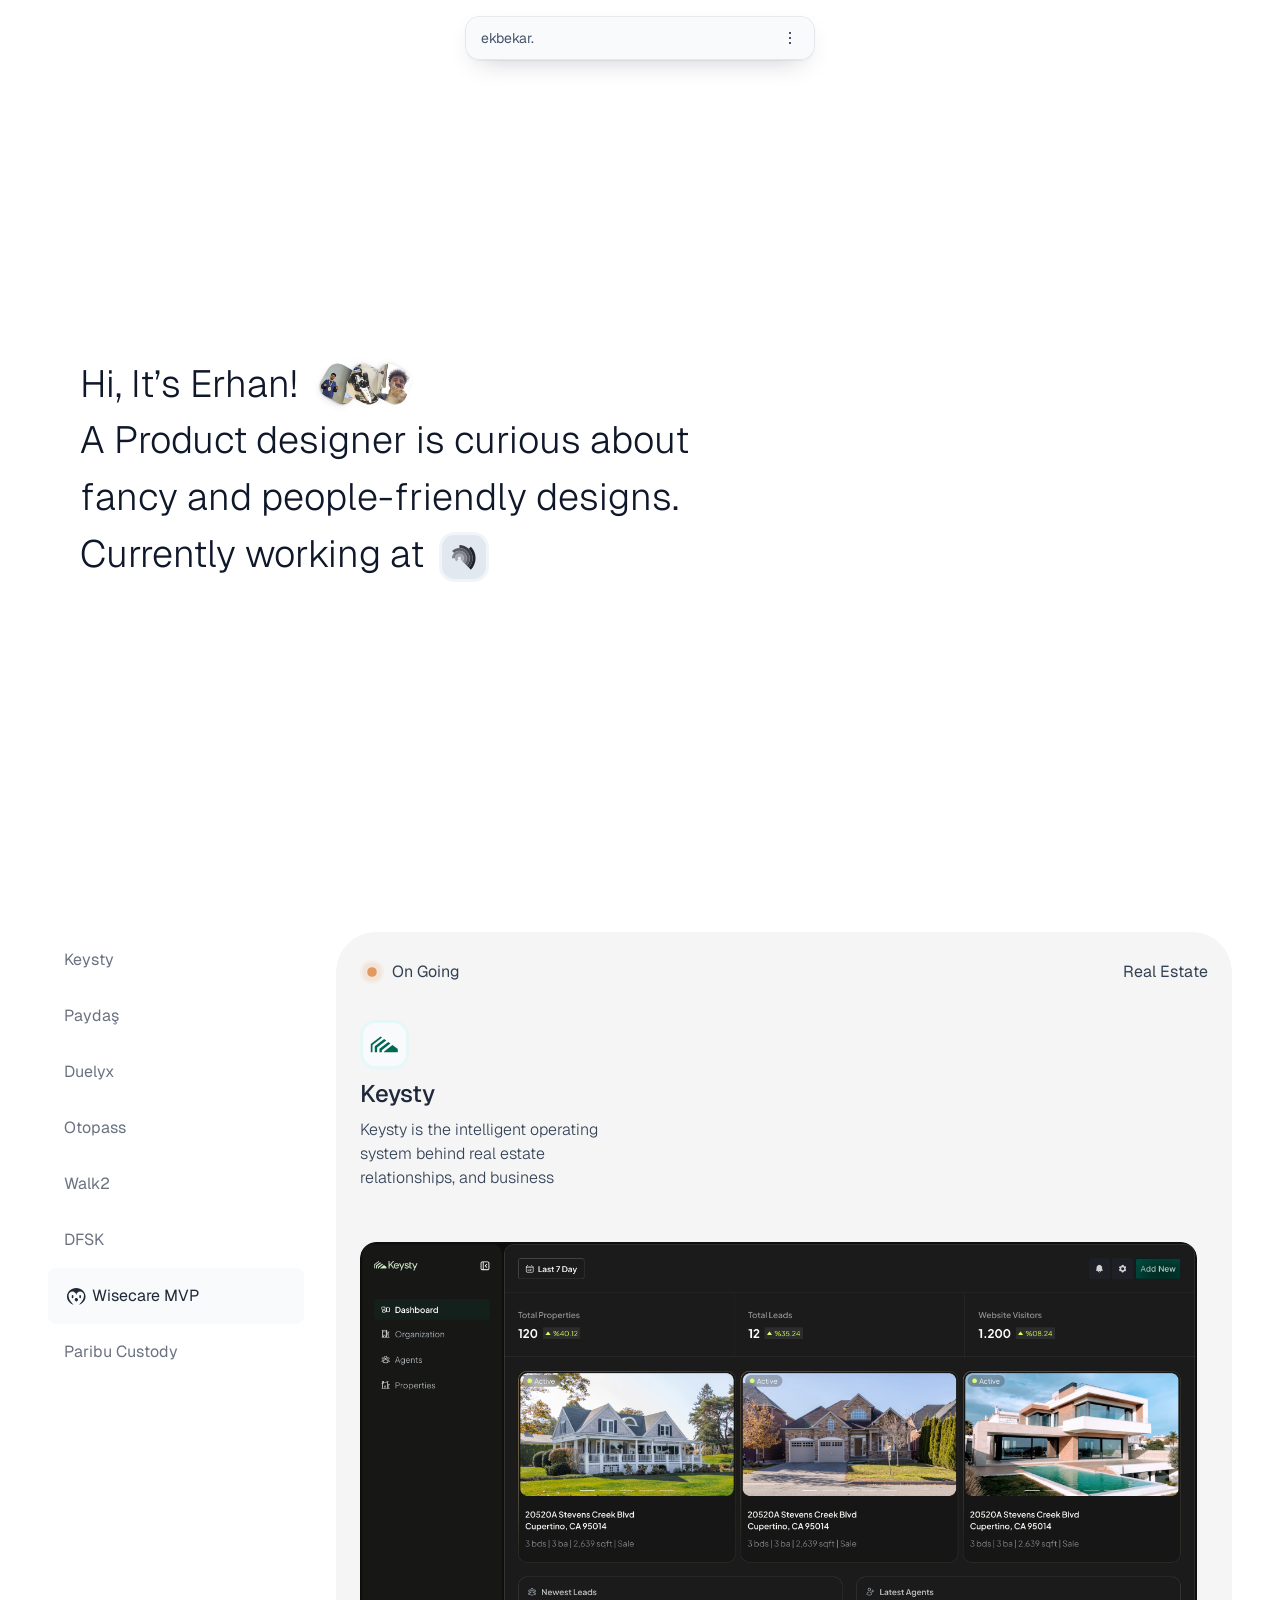
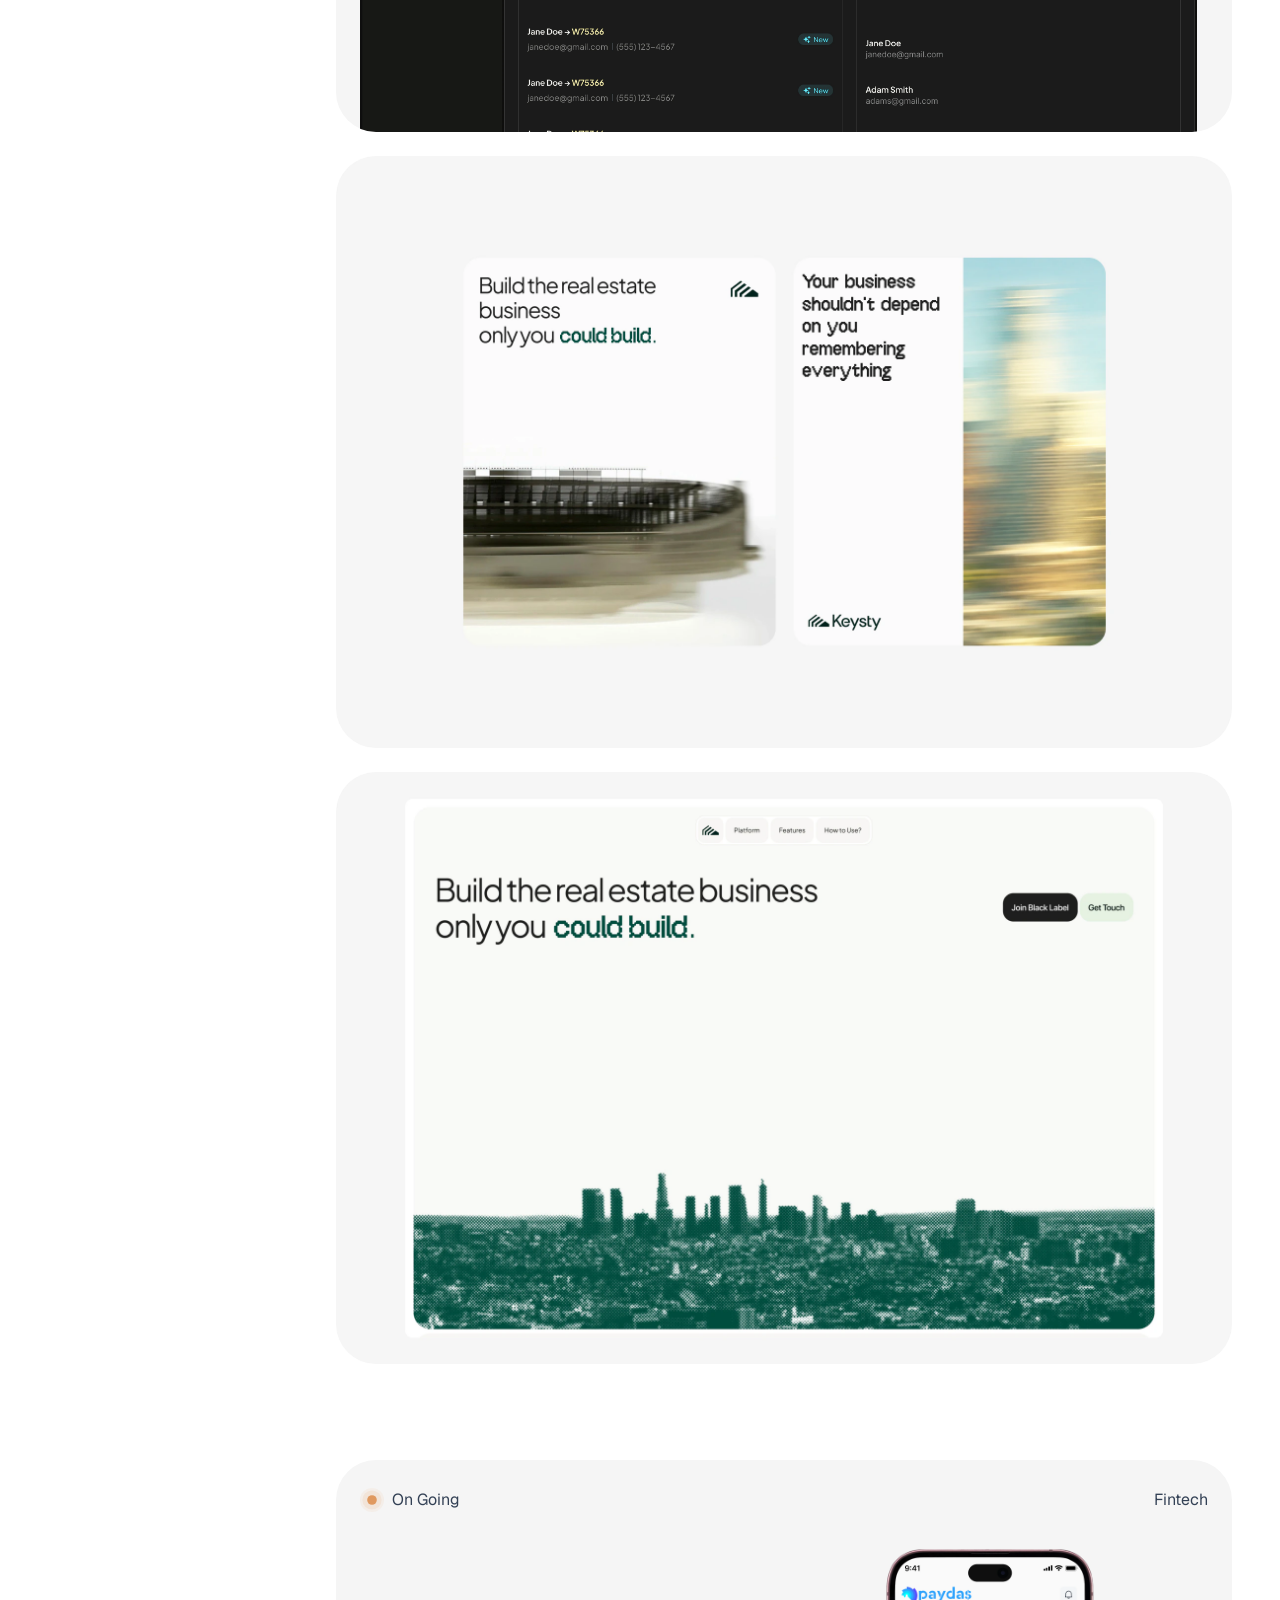
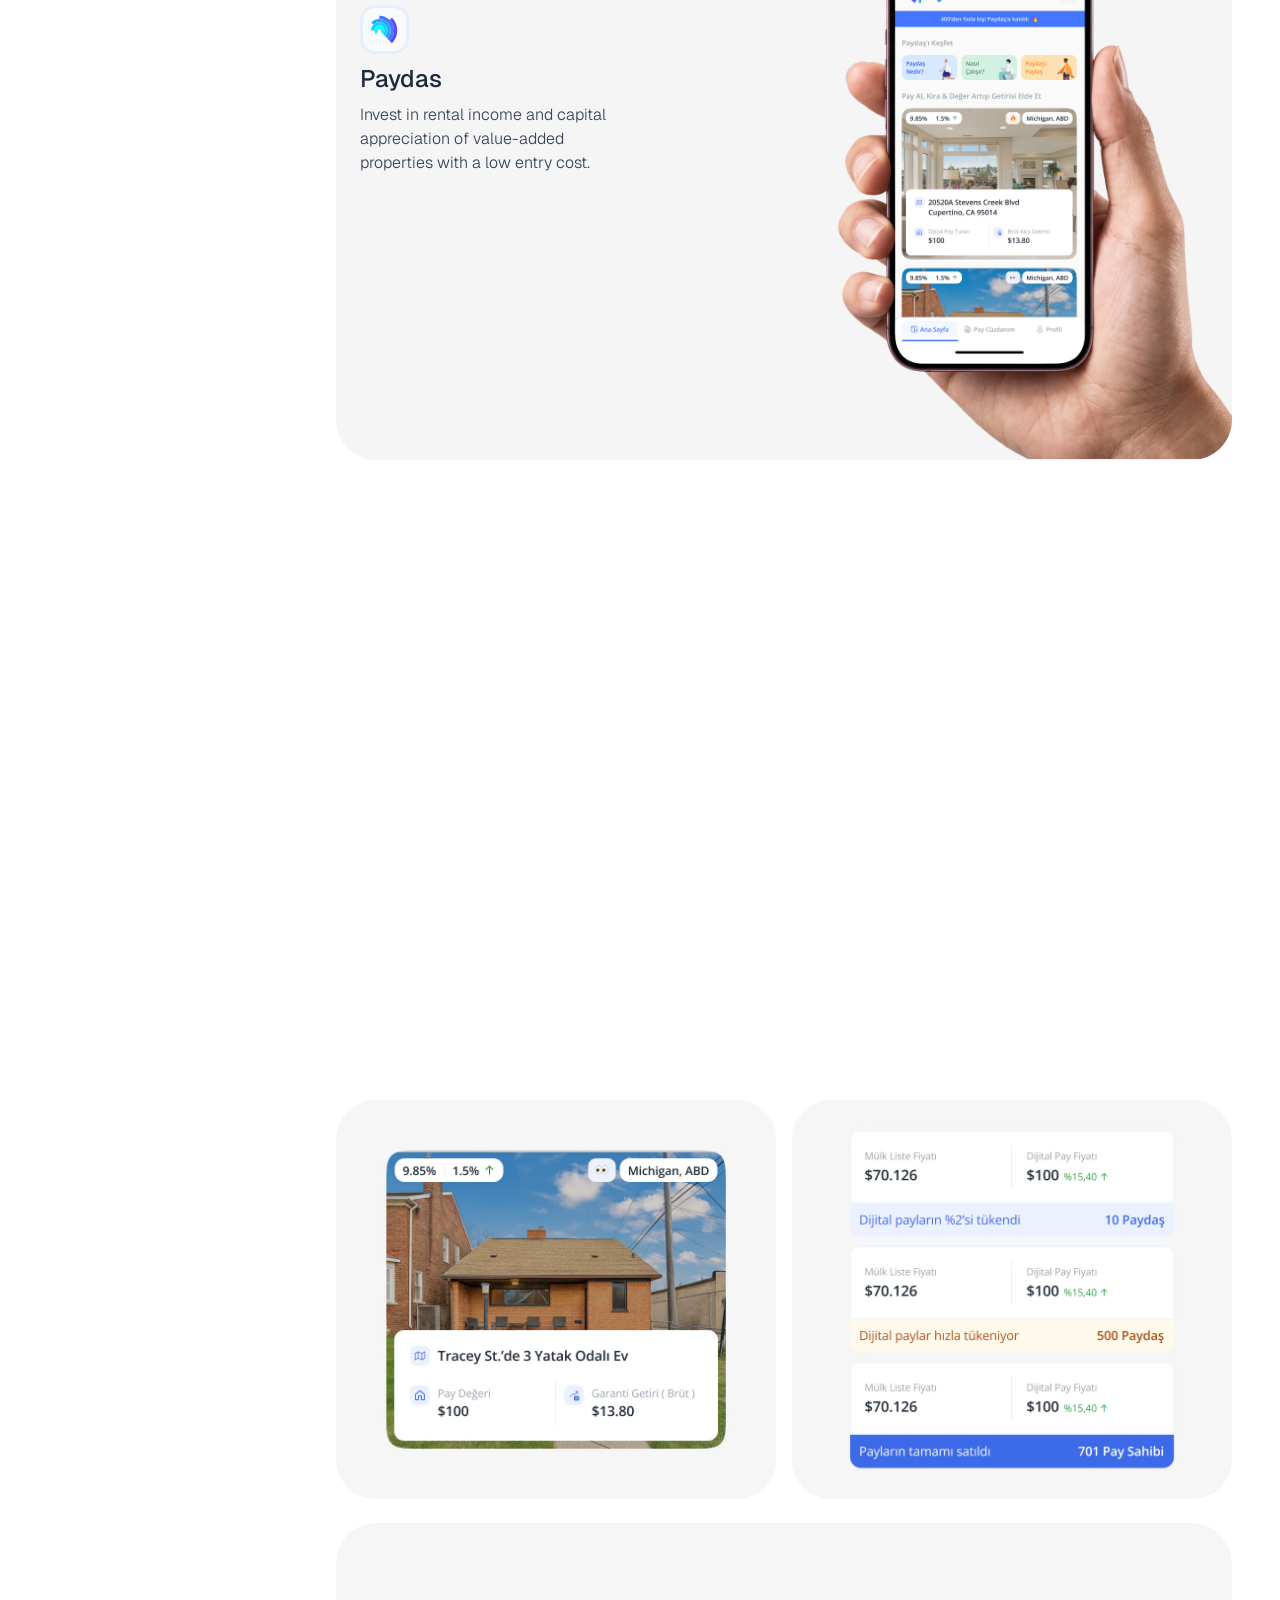
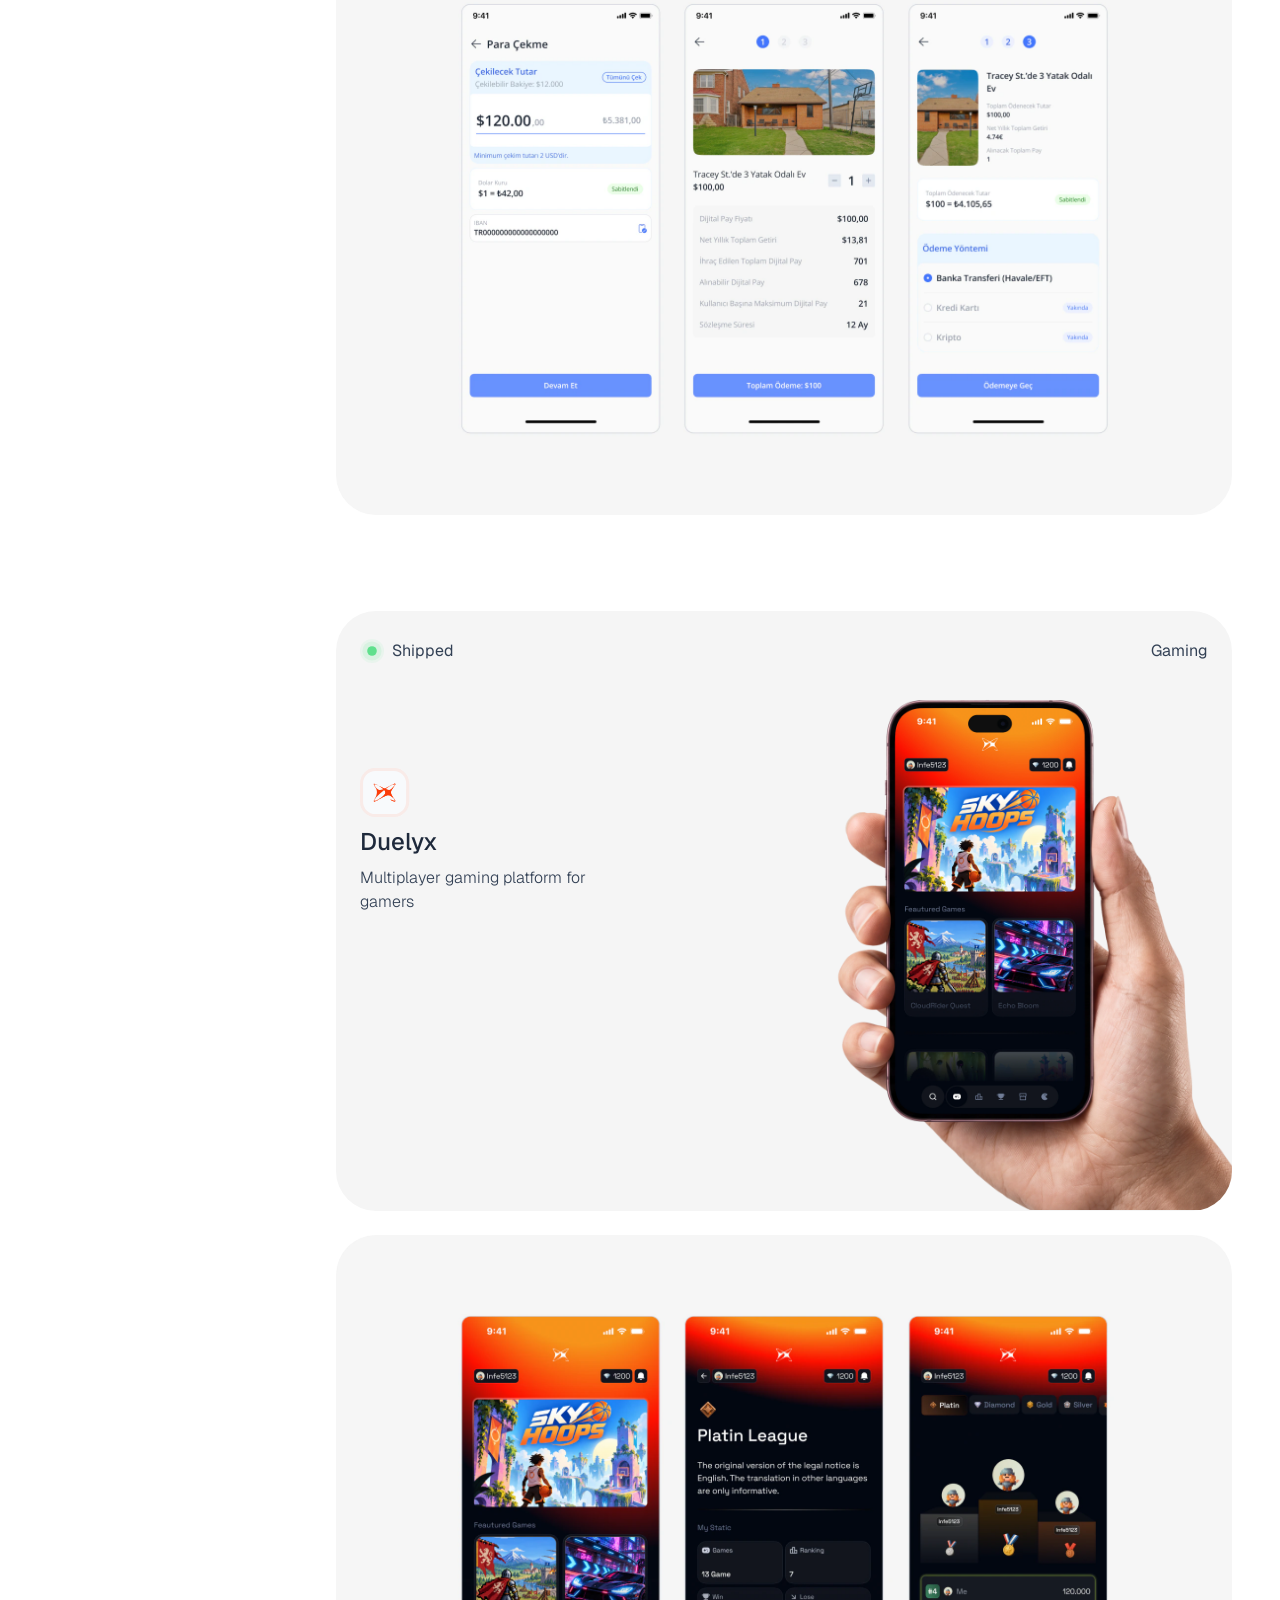
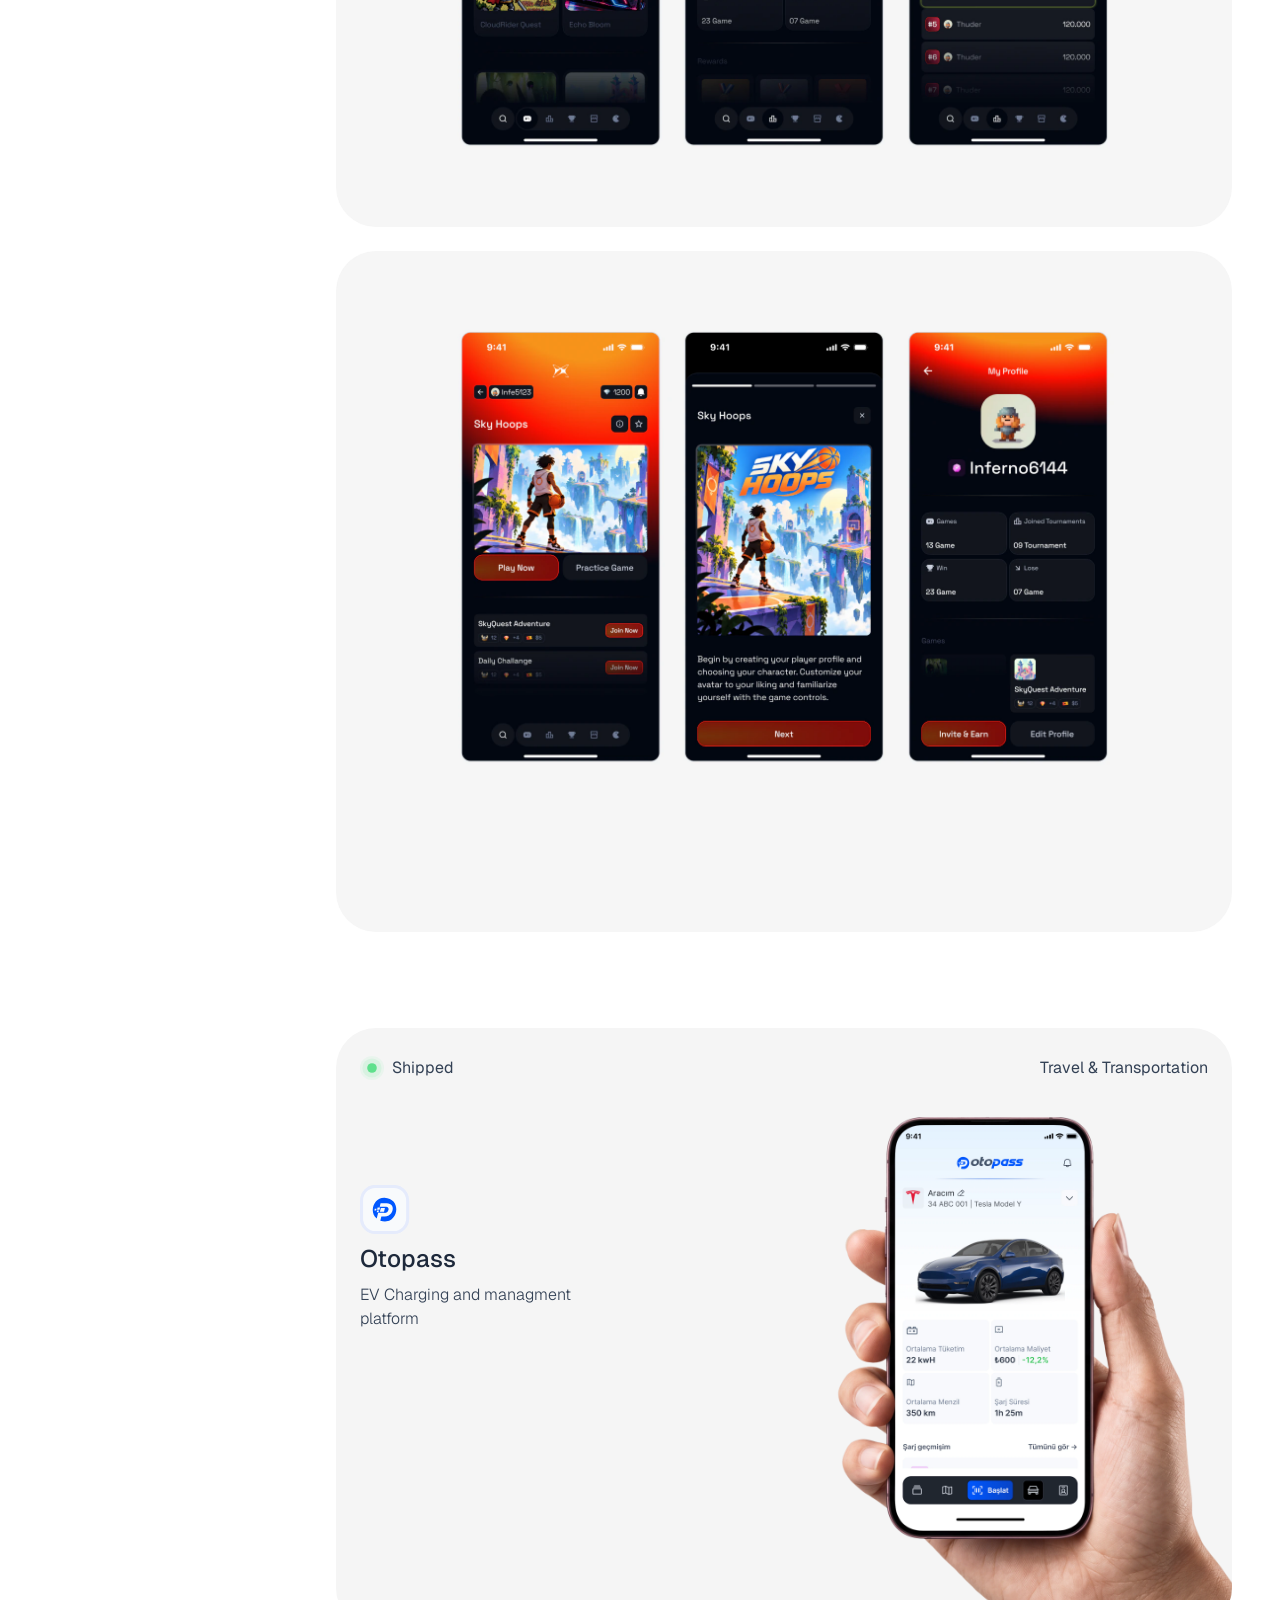
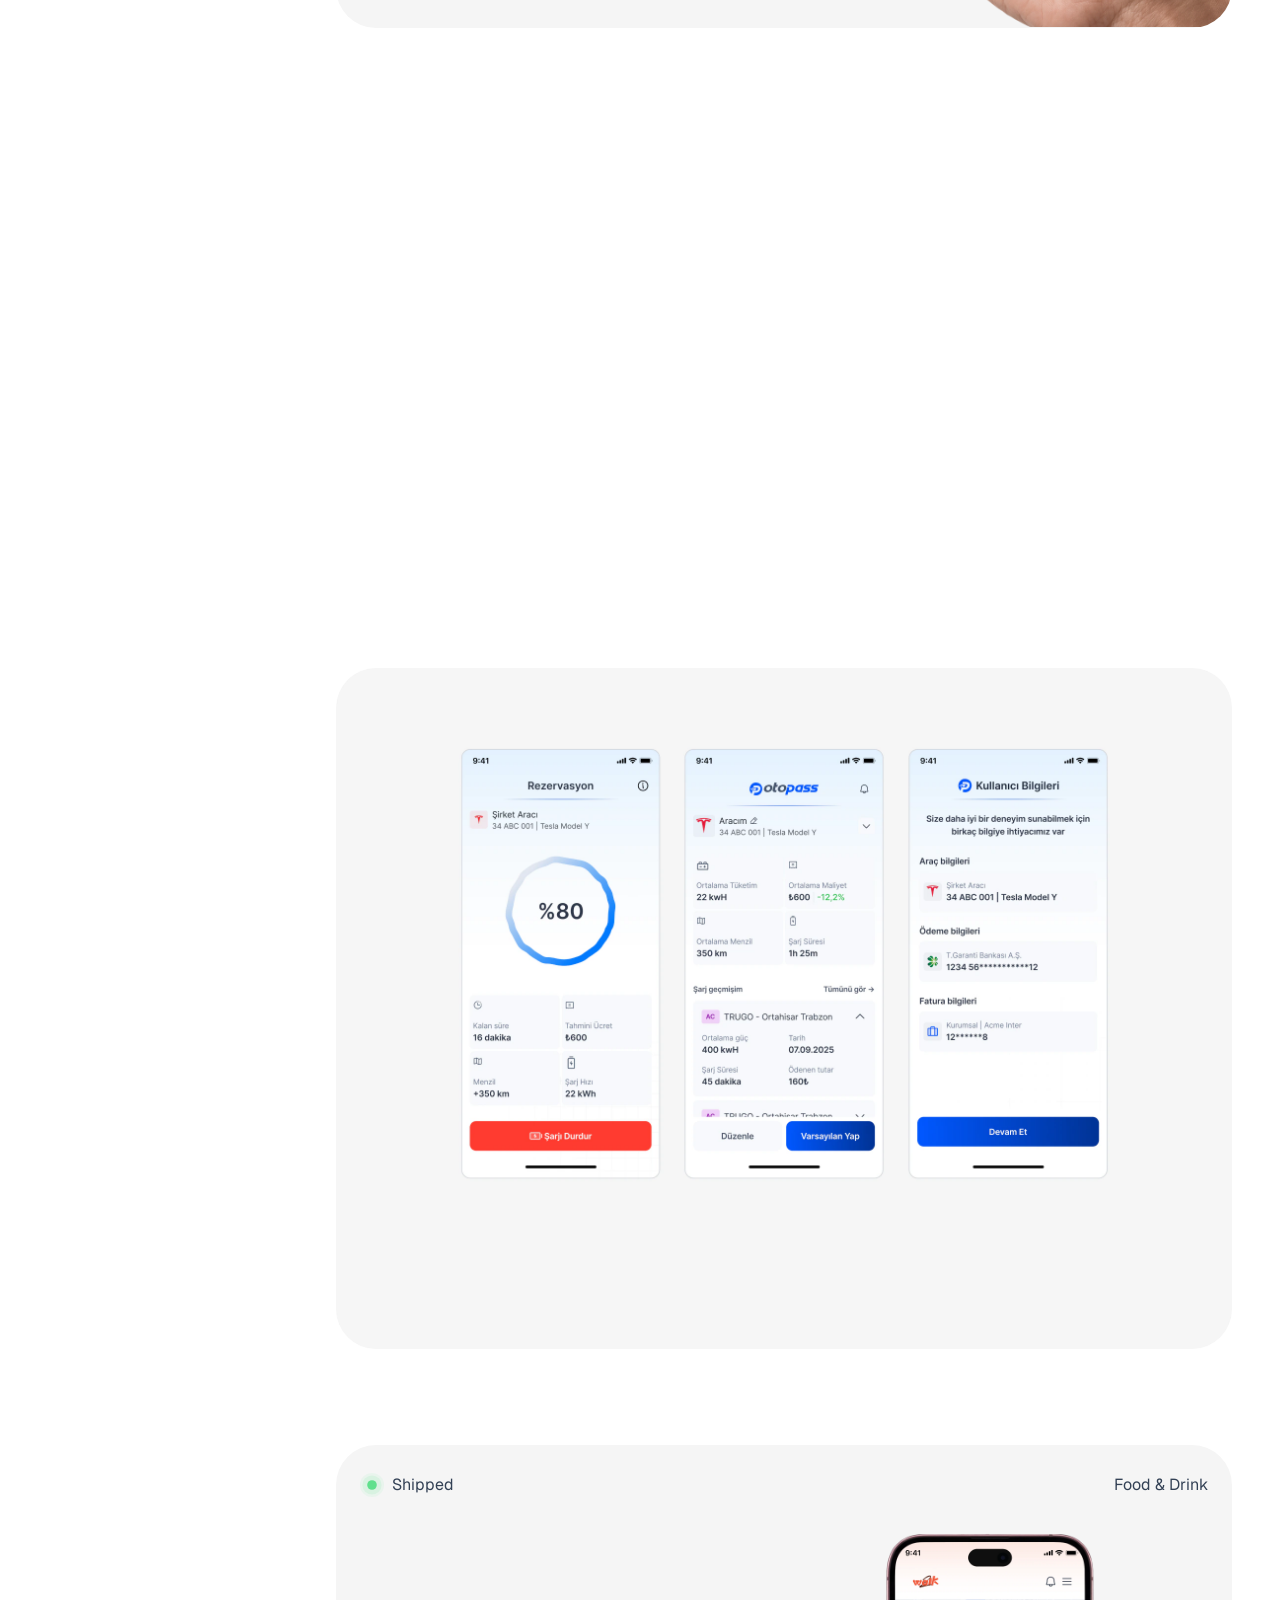
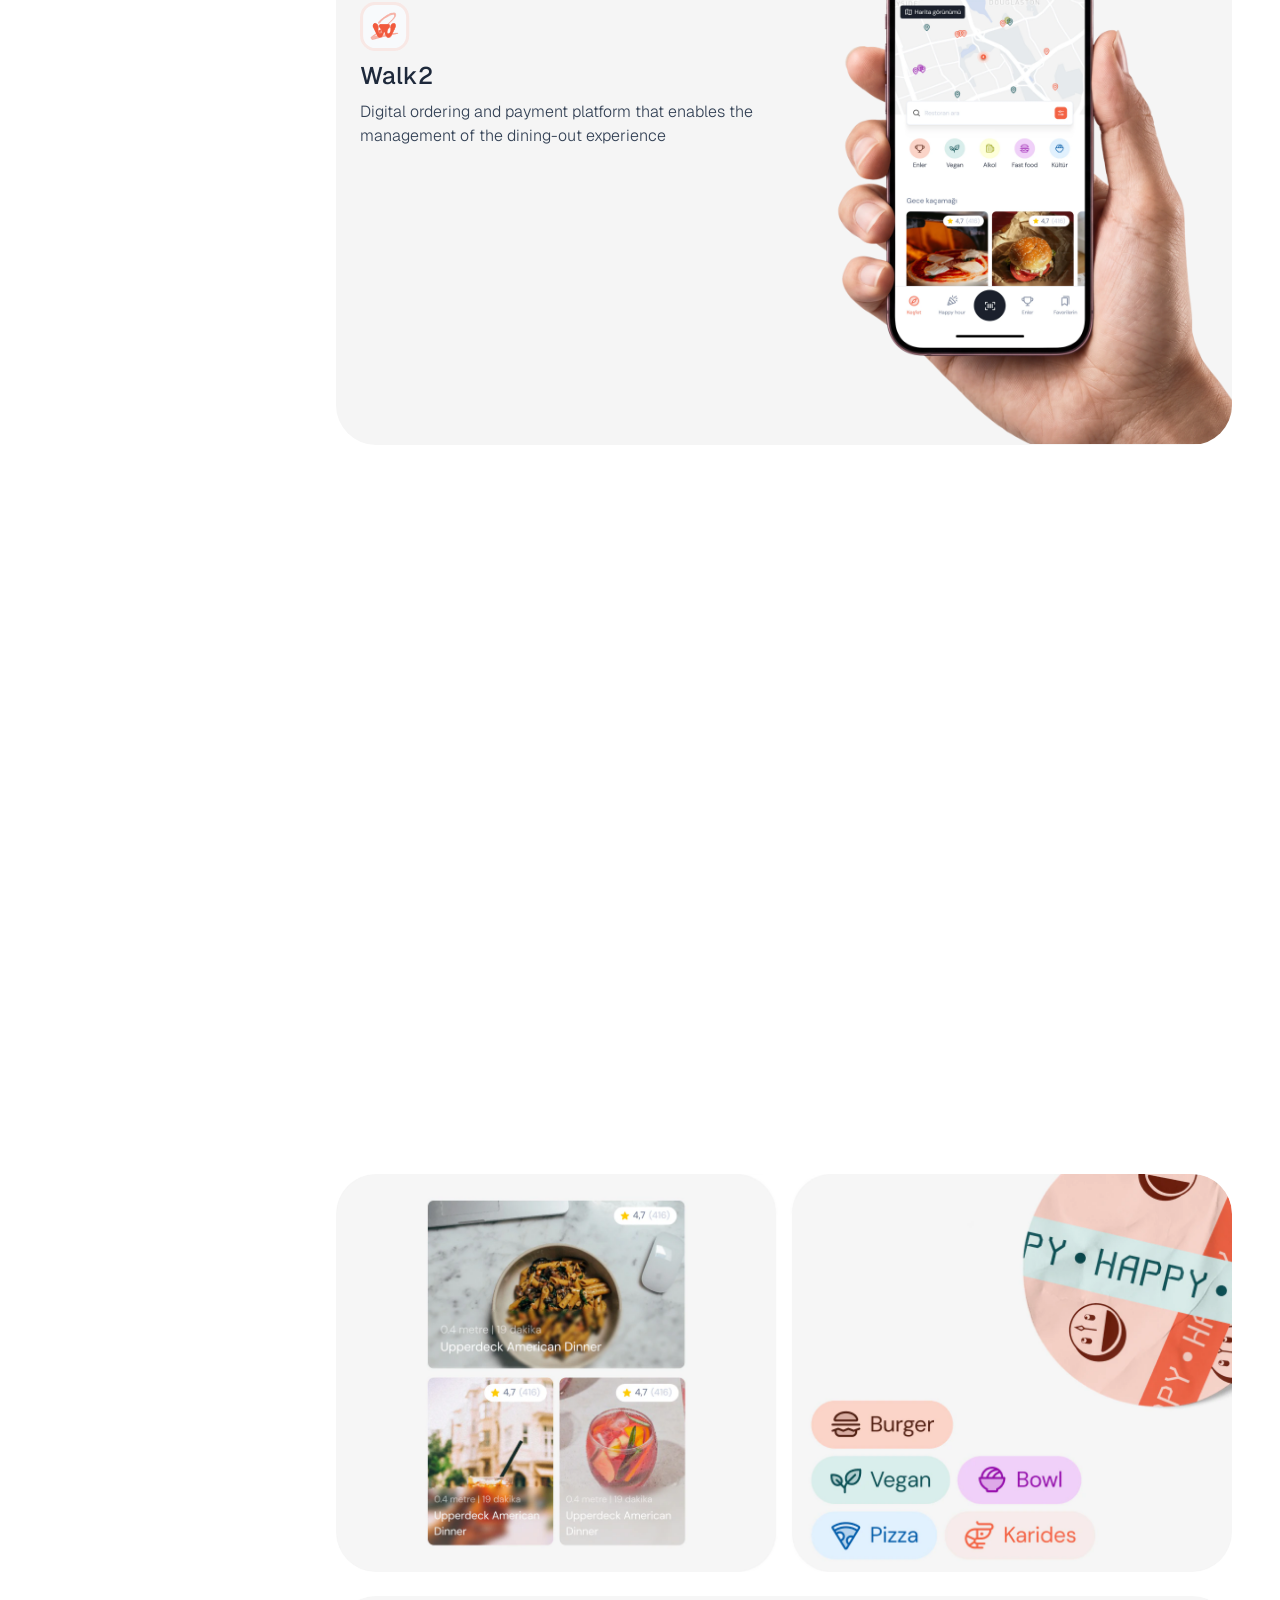
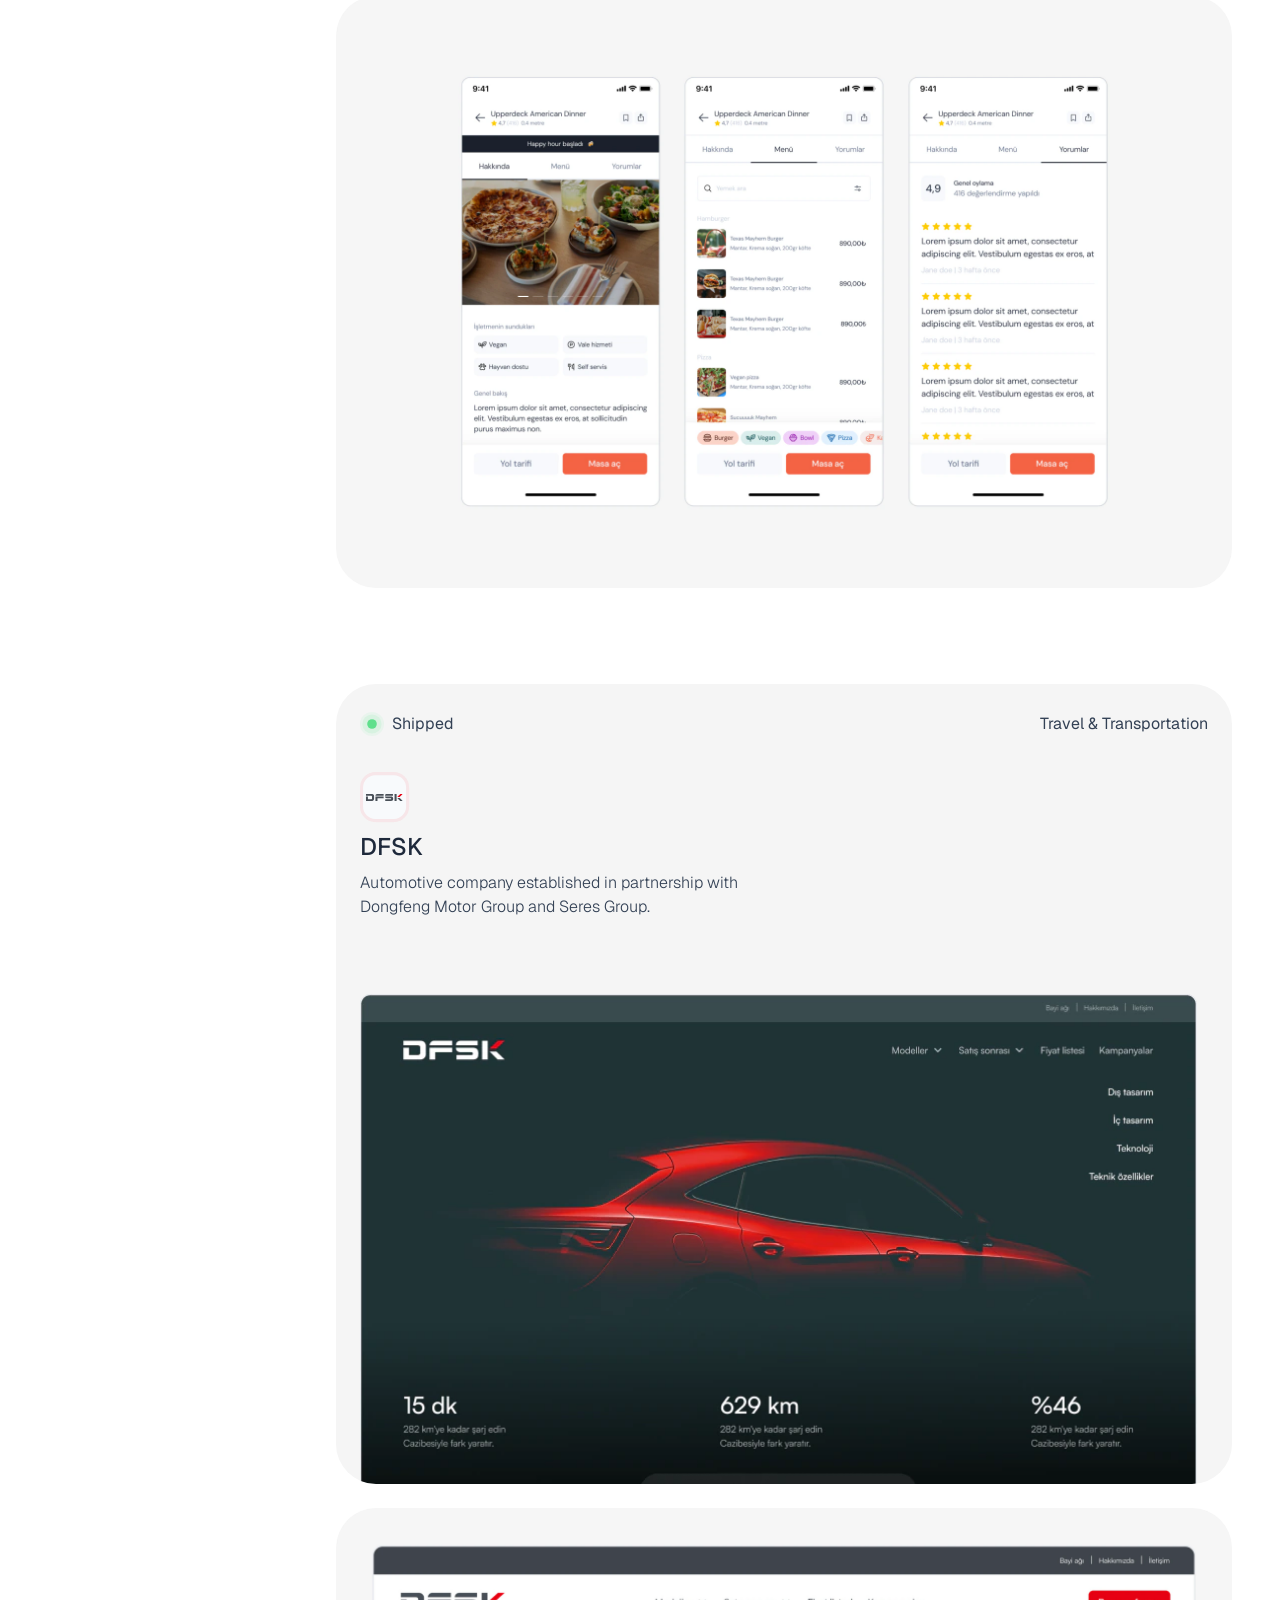
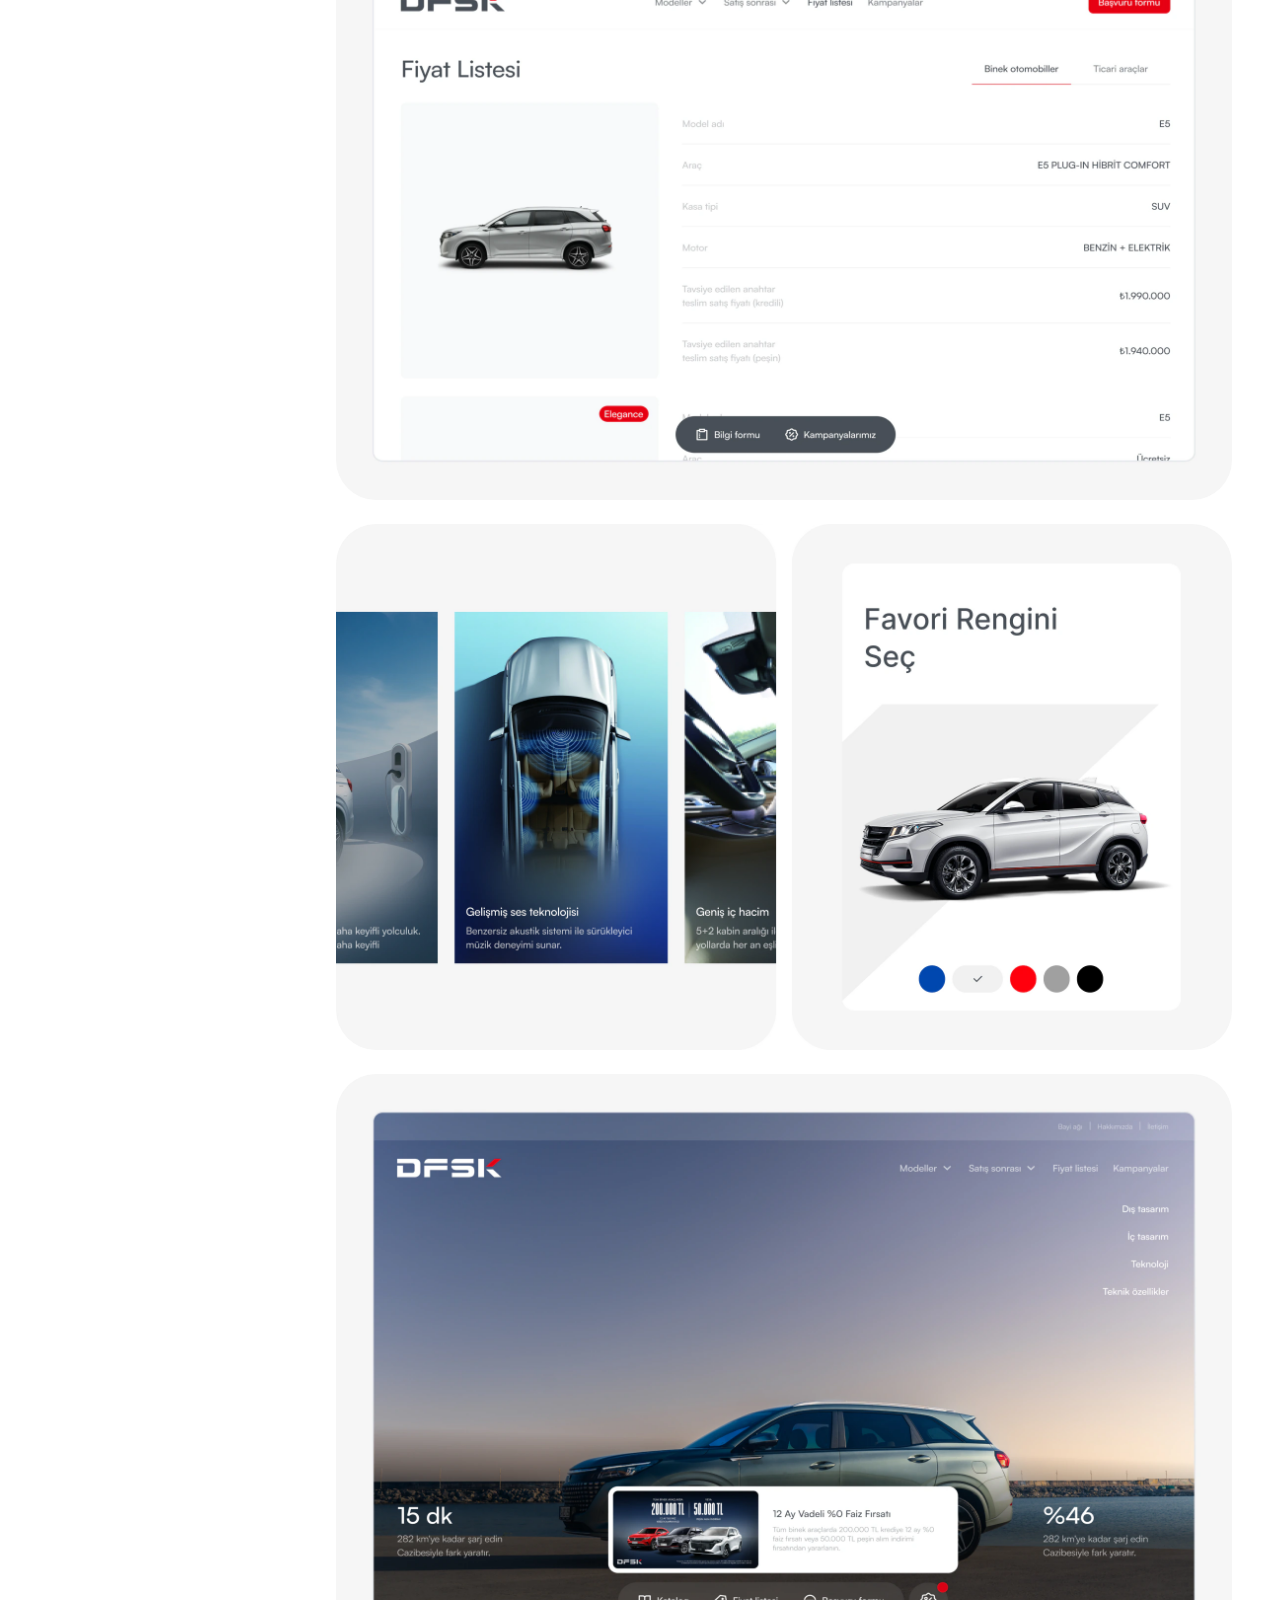
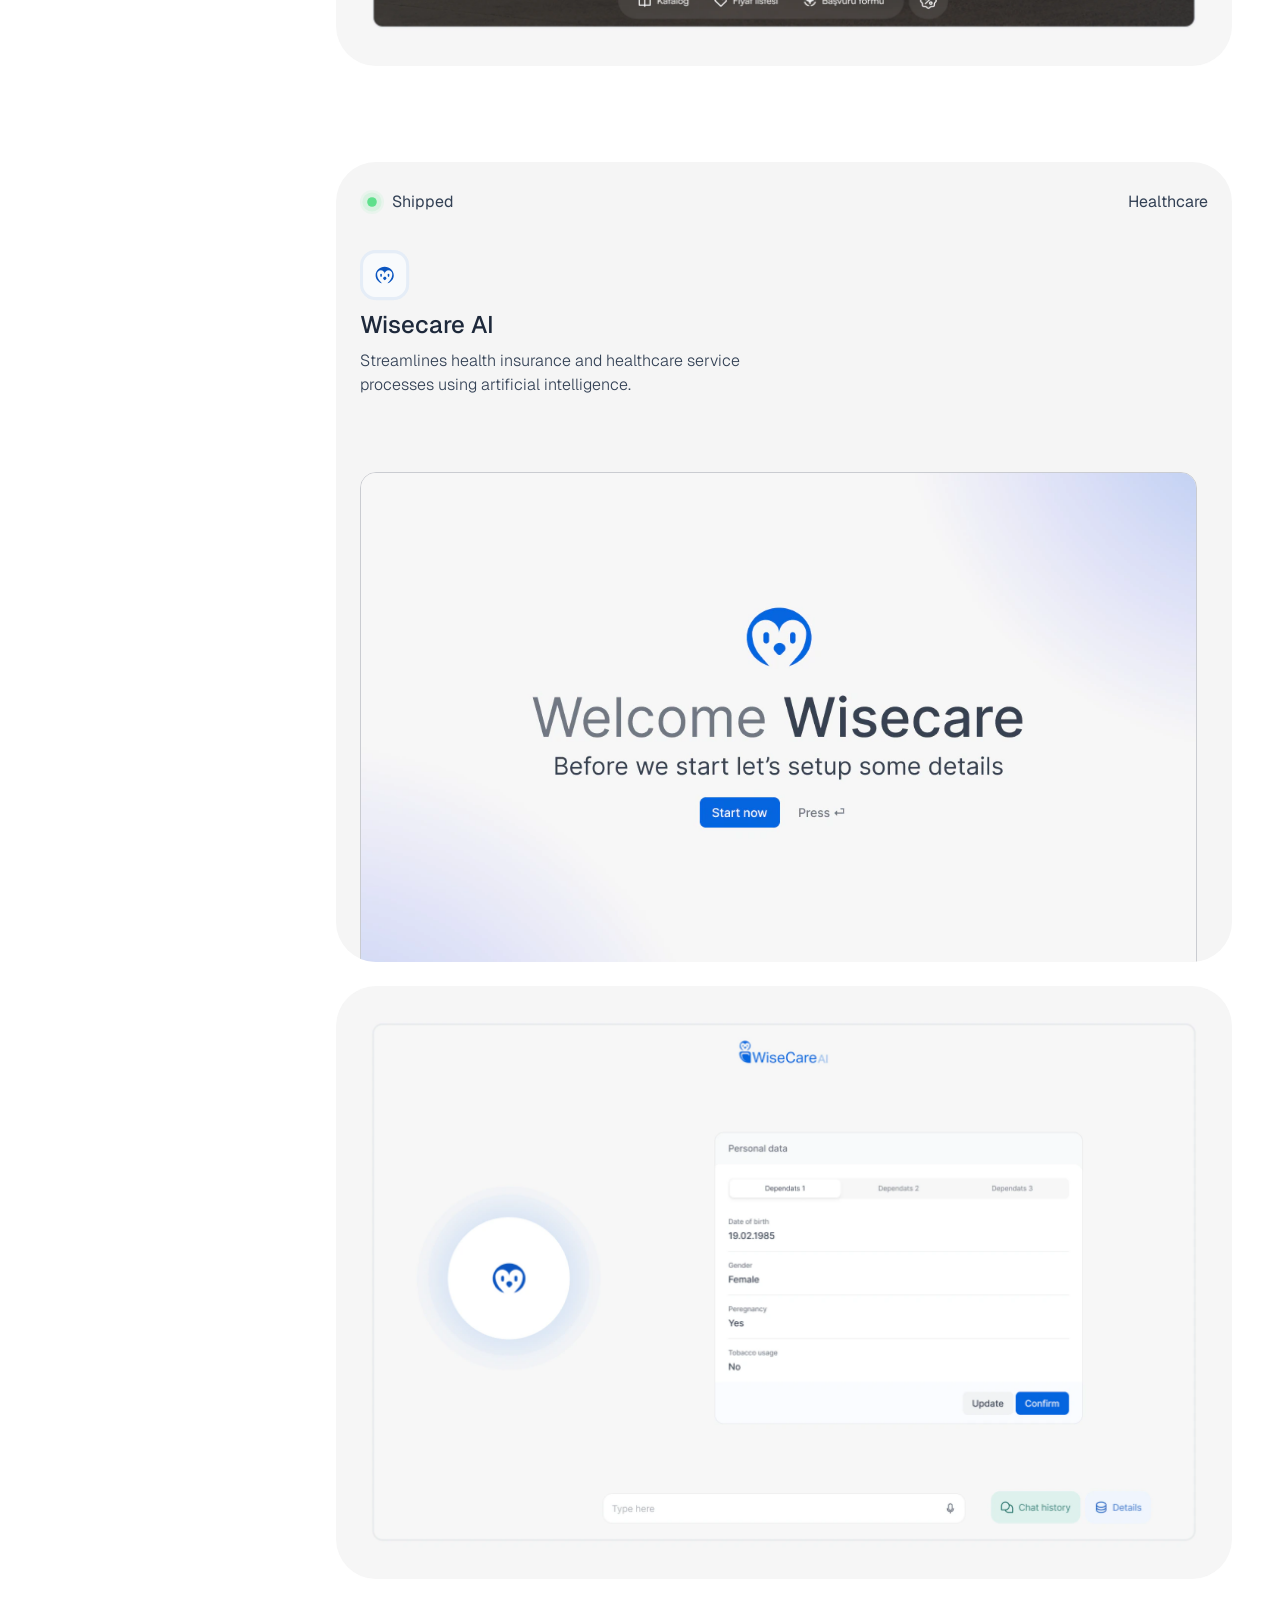
<file: index.html>
<!doctype html>
<html lang="en">
<head>
  <meta charset="utf-8">
  <meta name="viewport" content="width=device-width, initial-scale=1">
  <title>Erhan Kucukbekar — Product Designer</title>
  <!-- Favicon: dark mark on light browser themes, white mark on dark ones (first line is the fallback) -->
  <link rel="icon" type="image/png" href="assets/favicon/favicon-light.png">
  <link rel="icon" type="image/png" href="assets/favicon/favicon-light.png" media="(prefers-color-scheme: light)">
  <link rel="icon" type="image/png" href="assets/favicon/favicon-dark.png" media="(prefers-color-scheme: dark)">
  <meta name="description" content="Erhan Kucukbekar is a product designer curious about fancy and people-friendly designs.">
  <link rel="canonical" href="https://ekbekar.co/">
  <meta property="og:type" content="website">
  <meta property="og:site_name" content="Erhan Kucukbekar">
  <meta property="og:title" content="Erhan Kucukbekar — Product Designer">
  <meta property="og:description" content="Erhan Kucukbekar is a product designer curious about fancy and people-friendly designs.">
  <meta property="og:url" content="https://ekbekar.co/">
  <meta property="og:image" content="https://ekbekar.co/assets/og-image.png">
  <meta property="og:image:width" content="2400">
  <meta property="og:image:height" content="1260">
  <meta property="og:image:alt" content="Hi, It's Erhan! A Product designer is curious about fancy and people-friendly designs.">
  <meta name="twitter:card" content="summary_large_image">
  <meta name="twitter:site" content="@HeyErhan">
  <meta name="twitter:image" content="https://ekbekar.co/assets/og-image.png">

  <link rel="preconnect" href="https://fonts.googleapis.com">
  <link rel="preconnect" href="https://fonts.gstatic.com" crossorigin>
  <link href="https://fonts.googleapis.com/css2?family=Geist:wght@300;400;500&family=Pixelify+Sans:wght@700&display=swap" rel="stylesheet">

  <link rel="stylesheet" href="assets/css/tailwind.css">
  <link rel="stylesheet" href="assets/css/site.css">
</head>
<body class="bg-white font-sans text-slate-900">


  <!-- Top nav -->
  <div class="nav-backdrop" aria-hidden="true"></div>
  <header class="site-nav" data-nav>
    <div class="nav-wrap">
      <div class="nav-card">
      <button type="button" class="nav-toggle" aria-expanded="false" aria-controls="nav-menu">
        <span class="nav-label" data-nav-label aria-live="polite"><span>ekbekar.</span></span>
        <svg class="nav-icon" viewBox="0 0 14 14" aria-hidden="true">
          <defs>
            <filter id="nav-goo" x="-50%" y="-50%" width="200%" height="200%">
              <feGaussianBlur in="SourceGraphic" stdDeviation="0.7" result="b"/>
              <feColorMatrix in="b" values="1 0 0 0 0  0 1 0 0 0  0 0 1 0 0  0 0 0 18 -7"/>
            </filter>
          </defs>
          <g filter="url(#nav-goo)">
            <circle class="dot" cx="7" cy="7" r="1.1667" style="--cx: 0px; --cy: -4.083px; --ox: -2.887px; --oy: -2.887px"/>
            <circle class="dot" cx="7" cy="7" r="1.1667" style="--cx: 0px; --cy: 0px; --ox: 0px; --oy: 0px"/>
            <circle class="dot" cx="7" cy="7" r="1.1667" style="--cx: 0px; --cy: 4.083px; --ox: 2.887px; --oy: 2.887px"/>
            <circle class="dot" cx="7" cy="7" r="1.1667" style="--cx: 0px; --cy: 0px; --cs: 0; --ox: 2.887px; --oy: -2.887px"/>
            <circle class="dot" cx="7" cy="7" r="1.1667" style="--cx: 0px; --cy: 0px; --cs: 0; --ox: -2.887px; --oy: 2.887px"/>
          </g>
        </svg>
        <span class="sr-only">Menu</span>
      </button>
      <nav id="nav-menu" class="nav-menu" aria-label="Main" inert>
        <div class="nav-divider" style="--i: 0" aria-hidden="true"></div>
        <a class="nav-row" href="#works" style="--i: 1">Works
          <span class="nav-art" aria-hidden="true">
            <img class="nav-logo" src="assets/icons/duelyx.svg" alt="" style="--tilt: 30deg">
            <img class="nav-logo" src="assets/icons/paydas.svg" alt="" style="--tilt: 27deg">
            <img class="nav-logo" src="assets/icons/keysty.svg" alt="" style="--tilt: 22deg">
          </span>
        </a>
        <a class="nav-row" href="about.html" style="--i: 2">About
          <span class="nav-art" aria-hidden="true">
            <span class="avatars">
              <span class="avatar w-[1.3096em]" style="--tilt: 0deg"><span class="avatar-tile" style="--tile: 30deg"><img src="assets/hero/photo-1.webp" alt="" style="--photo: -12.54deg"></span></span>
              <span class="avatar w-[1.287em]" style="--tilt: 0deg"><span class="avatar-tile" style="--tile: 116.67deg"><img src="assets/hero/photo-2.webp" alt="" style="--photo: -116.67deg"></span></span>
              <span class="avatar w-[1.287em]" style="--tilt: 0deg"><span class="avatar-tile" style="--tile: 116.67deg"><img src="assets/hero/photo-3.webp" alt="" style="--photo: -116.67deg"></span></span>
            </span>
          </span>
        </a>
        <div class="nav-actions" style="--i: 3">
          <a class="nav-cta nav-cta--light" href="assets/Erhan-Kucukbekar-Resume.pdf" target="_blank" rel="noopener">Read Resume <span class="cta-arrow cta-arrow--up" aria-hidden="true">↗</span></a>
          <a class="nav-cta" href="https://calendly.com/ekbekar/30min?month=2026-10" target="_blank" rel="noopener">Book a Call <span class="cta-arrow" aria-hidden="true">→</span></a>
        </div>
      </nav>
      </div>
      <button type="button" class="nav-top" aria-label="Back to top" tabindex="-1">
        <svg class="nav-progress" viewBox="0 0 44 44" aria-hidden="true">
          <rect class="track" x="1" y="1" width="42" height="42" rx="13"/>
          <rect class="bar" x="1" y="1" width="42" height="42" rx="13" pathLength="100"/>
        </svg>
        <img src="assets/icons/nav-up.svg" alt="" width="18" height="18">
      </button>
    </div>
  </header>

  <main>
    <!-- Hero -->
    <section class="hero relative flex min-h-svh items-center overflow-hidden px-6 pb-[60px] pt-24 lg:px-20" aria-label="Intro">

      <div class="hero-recede relative w-full max-w-[696px]">
        <h1 class="text-[24px] font-light leading-[1.5] text-slate-900 sm:text-[37.887px]">
          <span class="line">
            <span class="line-inner">
              <span class="inline-flex items-center gap-[16.839px] align-middle"><span>Hi, It’s Erhan!</span>
                <span class="avatars pop-in" style="--d: 300ms">
                  <span class="avatar w-[1.3096em]" style="--tilt: -8deg">
                    <span class="avatar-tile" style="--tile: 30deg"><img src="assets/hero/photo-1.webp" alt="" style="--photo: -12.54deg"></span>
                  </span>
                  <span class="avatar w-[1.287em]" style="--tilt: 6deg">
                    <span class="avatar-tile" style="--tile: 116.67deg"><img src="assets/hero/photo-2.webp" alt="" style="--photo: -116.67deg"></span>
                  </span>
                  <span class="avatar w-[1.287em]" style="--tilt: -4deg">
                    <span class="avatar-tile" style="--tile: 116.67deg"><img src="assets/hero/photo-3.webp" alt="" style="--photo: -116.67deg"></span>
                  </span>
                </span>
              </span>
            </span>
          </span>
          <span class="line"><span class="line-inner">A Product designer is curious about</span></span>
          <span class="line"><span class="line-inner"><span class="fx-fancy">fancy</span> and <span class="fx-friendly">people-friendly</span> designs.</span></span>
          <span class="line">
            <span class="line-inner">Currently working at
              <a class="company pop-in" style="--d: 900ms" href="https://www.getpaydas.com/" target="_blank" rel="noopener" aria-label="Paydaş website (opens in a new tab)">
                <span class="company-preview" aria-hidden="true">
                  <span class="company-card"><img src="assets/hero/paydas-site.webp" alt="" width="1400" height="723" loading="lazy"></span>
                </span>
                <img class="company-dot" src="assets/hero/preview-dot.svg" alt="" width="6" height="6" aria-hidden="true">
                <span class="company-badge">
                  <svg class="company-mark" viewBox="0 0 26.6885 27.9238" fill="none" aria-hidden="true">
                    <path class="ring" style="--r: 4; --gray: #1f2229; --color: #5948FF" d="M26.6885 14.9917C26.6885 19.6707 24.9027 24.3522 21.3322 27.9238L19.0024 25.594C21.9289 22.6666 23.3926 18.8301 23.3926 14.9917C23.3943 11.1552 21.9306 7.31845 19.0024 4.3903L21.3322 2.06056C24.9027 5.63111 26.6885 10.3136 26.6885 14.992V14.9917Z" fill="#5948FF"/>
                    <path class="ring" style="--r: 3; --gray: #3a3d45; --color: #4376FF" d="M23.3924 14.9916C23.3924 18.83 21.9287 22.6665 19.0022 25.5939L16.6705 23.2622C18.9546 20.9771 20.0946 17.9847 20.0962 14.9916C20.0946 11.9991 18.9546 9.00603 16.6705 6.72163C14.3854 4.43654 11.393 3.29756 8.39993 3.29587V3.74566e-06C12.2363 -0.00270249 16.0731 1.46103 19.0022 4.3902C21.9307 7.31835 23.3941 11.1551 23.3924 14.9916Z" fill="#4376FF"/>
                    <path class="ring" style="--r: 2; --gray: #5b5e66; --color: #2DA3FF" d="M20.0962 14.9916C20.0945 17.9847 18.9545 20.9771 16.6704 23.2622L14.339 20.9304C15.979 19.2894 16.7986 17.1403 16.7959 14.9912C16.7986 12.8421 15.979 10.693 14.339 9.05305C12.698 7.41307 10.5489 6.59342 8.39816 6.59342C6.24739 6.59342 4.10169 7.41307 2.46172 9.05305L0.129963 6.72197C2.41402 4.43689 5.40744 3.2979 8.39986 3.29621C11.3933 3.2979 14.3854 4.43689 16.6704 6.72197C18.9545 9.00603 20.0945 11.9995 20.0962 14.9919V14.9916Z" fill="#2DA3FF"/>
                    <path class="ring" style="--r: 1; --gray: #80838b; --color: #16D1FF" d="M16.7959 14.9916C16.7986 17.1407 15.9789 19.2898 14.3389 20.9308L12.0065 18.5983C13.0034 17.6025 13.5027 16.2974 13.5 14.9916C13.5027 13.6869 13.0034 12.3818 12.0065 11.3849C11.0106 10.389 9.70555 9.88967 8.3981 9.88967C7.09065 9.88967 5.78761 10.3873 4.79138 11.3832C3.79548 12.3791 3.29788 13.6865 3.29619 14.9916H0C0.00169139 12.8425 0.820664 10.6934 2.46131 9.05344C4.10129 7.41346 6.25037 6.59381 8.39776 6.59381C10.5452 6.59381 12.6976 7.41346 14.3386 9.05344C15.9786 10.6934 16.7982 12.8425 16.7955 14.9916H16.7959Z" fill="#16D1FF"/>
                    <path class="ring" style="--r: 0; --gray: #a5a8ae; --color: #00FFFF" d="M13.4999 14.9915C13.5026 16.2973 13.0033 17.602 12.0064 18.5982L9.67663 16.2685C10.0295 15.9167 10.2067 15.4533 10.204 14.9918C10.2067 14.5304 10.0295 14.067 9.67765 13.7152C9.32482 13.3634 8.86138 13.1861 8.39997 13.1878C7.93856 13.1861 7.47512 13.3634 7.12331 13.7152C6.7715 14.067 6.59593 14.5287 6.59593 14.9918L6.59424 14.9935C6.59424 15.4533 6.7715 15.9167 7.12331 16.2685L4.79189 18.6009C3.796 17.604 3.2984 16.2976 3.2967 14.9915C3.2984 13.6868 3.796 12.379 4.79189 11.3831C5.78779 10.3872 7.09523 9.88956 8.39862 9.88956C9.70201 9.88956 11.0108 10.3889 12.007 11.3848C13.0039 12.3817 13.5032 13.6864 13.5005 14.9915H13.4999Z" fill="#00FFFF"/>
                  </svg>
                </span>
              </a>
            </span>
          </span>
        </h1>
      </div>
    </section>

    <!-- Works -->
    <section id="works" class="mx-auto flex max-w-screen-2xl scroll-mt-12 flex-col gap-4 px-2 pt-8 sm:px-6 lg:flex-row lg:gap-6 lg:px-8 xl:gap-8 xl:px-12 2xl:px-16" aria-label="Works">
      <nav data-side-nav aria-label="Projects"
           class="chip-strip sticky top-0 z-30 -mx-2 -mt-16 bg-white pb-2 pt-[72px] sm:-mx-6 lg:top-20 lg:mt-0 lg:py-0 lg:mx-0 lg:w-56 lg:shrink-0 lg:self-start lg:bg-transparent lg:px-0 xl:w-64 2xl:w-80">
        <ul class="chip-row no-scrollbar relative flex overflow-x-auto px-6 lg:flex-col lg:overflow-visible lg:px-0">
          <span class="side-indicator pointer-events-none absolute inset-x-0 top-0 hidden h-14 rounded-lg bg-slate-50 opacity-0 lg:block" aria-hidden="true"></span>
        </ul>
        <span class="chip-edge chip-edge--left" aria-hidden="true"></span>
        <span class="chip-edge chip-edge--right" aria-hidden="true"></span>
      </nav>

      <div data-works class="flex min-w-0 flex-1 flex-col gap-16 lg:gap-24"></div>
    </section>
  </main>

  <!-- Footer (not sticky) -->
  <footer class="mx-auto mt-16 flex max-w-screen-2xl flex-col gap-4 px-6 py-8 sm:flex-row sm:items-center sm:justify-between sm:px-6 lg:mt-24 lg:px-8 xl:px-12 2xl:px-16">
    <div class="text-sm leading-normal">
      <p class="text-slate-300">41.0110211, 29.0373671</p>
      <p class="tabular-nums text-slate-700" data-clock>12:09:54</p>
    </div>
    <nav aria-label="Contact" class="flex items-center gap-6 text-base font-light leading-normal">
      <a href="mailto:ekbekar@gmail.com" class="menu-item"><span>ekbekar@gmail.com</span></a>
      <a href="https://www.linkedin.com/in/erhan-k%C3%BC%C3%A7%C3%BCkbekar-788464137/" class="menu-item" target="_blank" rel="noopener"><span>Linkedin</span></a>
      <a href="https://x.com/HeyErhan" class="menu-item" target="_blank" rel="noopener"><span>X</span></a>
    </nav>
  </footer>

  <script src="assets/js/projects.js"></script>
  <script src="assets/js/main.js"></script>
</body>
</html>
</file>
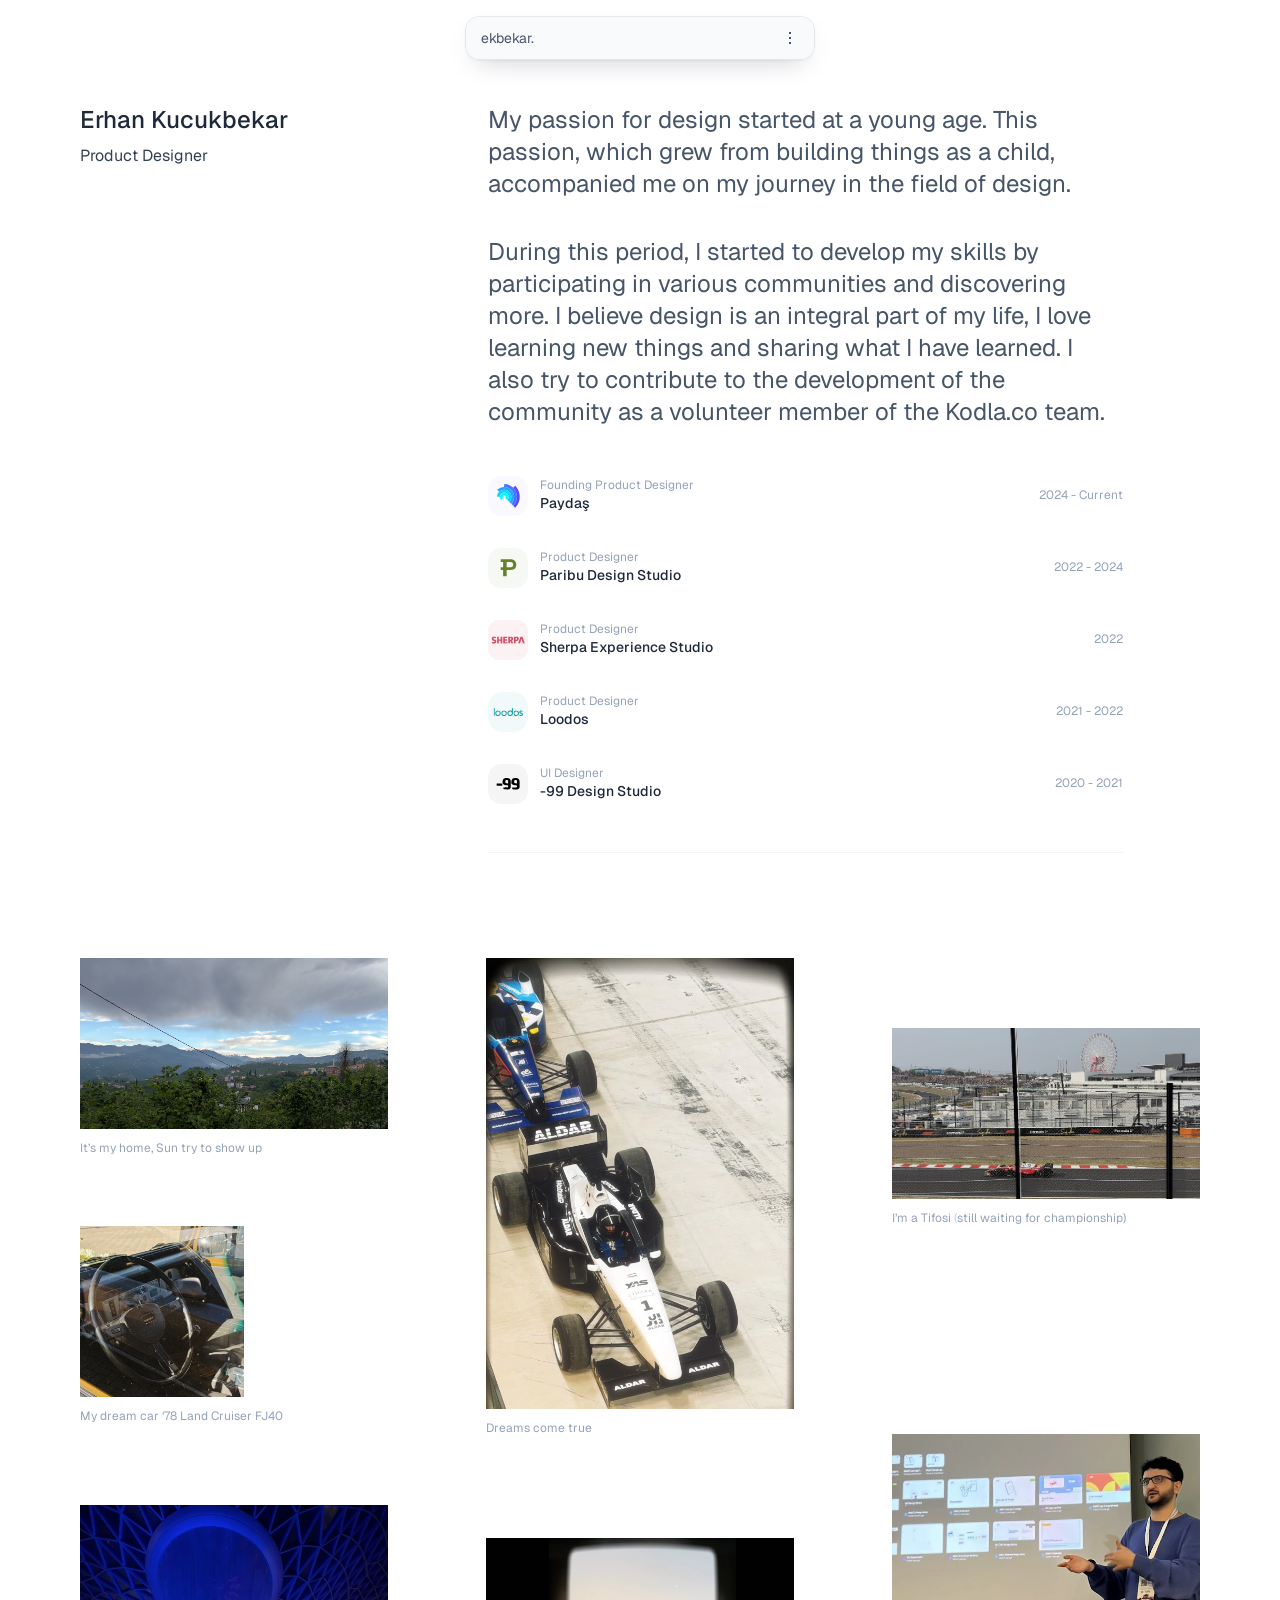
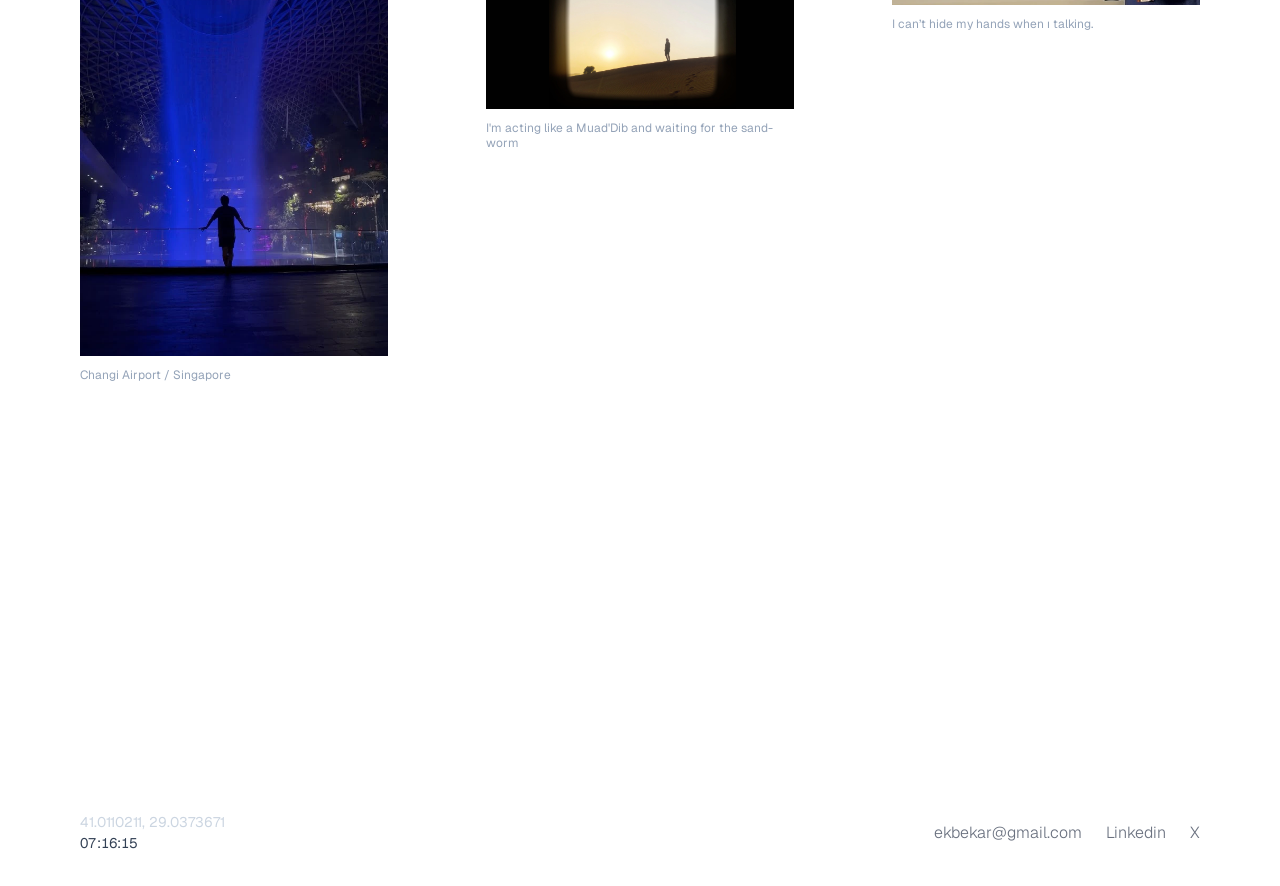
<file: about.html>
<!doctype html>
<html lang="en">
<head>
  <meta charset="utf-8">
  <meta name="viewport" content="width=device-width, initial-scale=1">
  <title>About — Erhan Kucukbekar</title>
  <!-- Favicon: dark mark on light browser themes, white mark on dark ones (first line is the fallback) -->
  <link rel="icon" type="image/png" href="assets/favicon/favicon-light.png">
  <link rel="icon" type="image/png" href="assets/favicon/favicon-light.png" media="(prefers-color-scheme: light)">
  <link rel="icon" type="image/png" href="assets/favicon/favicon-dark.png" media="(prefers-color-scheme: dark)">
  <meta name="description" content="About Erhan Kucukbekar, product designer — background, career and a few photos.">
  <link rel="canonical" href="https://ekbekar.co/about.html">
  <meta property="og:type" content="website">
  <meta property="og:site_name" content="Erhan Kucukbekar">
  <meta property="og:title" content="About — Erhan Kucukbekar">
  <meta property="og:description" content="About Erhan Kucukbekar, product designer — background, career and a few photos.">
  <meta property="og:url" content="https://ekbekar.co/about.html">
  <meta property="og:image" content="https://ekbekar.co/assets/og-image.png">
  <meta property="og:image:width" content="2400">
  <meta property="og:image:height" content="1260">
  <meta property="og:image:alt" content="Hi, It's Erhan! A Product designer is curious about fancy and people-friendly designs.">
  <meta name="twitter:card" content="summary_large_image">
  <meta name="twitter:site" content="@HeyErhan">
  <meta name="twitter:image" content="https://ekbekar.co/assets/og-image.png">

  <link rel="preconnect" href="https://fonts.googleapis.com">
  <link rel="preconnect" href="https://fonts.gstatic.com" crossorigin>
  <link href="https://fonts.googleapis.com/css2?family=Geist:wght@300;400;500&display=swap" rel="stylesheet">

  <link rel="stylesheet" href="assets/css/tailwind.css">
  <link rel="stylesheet" href="assets/css/site.css">
  <style>
    /* Photo crops from the Figma frames, as % of each frame */
    .crop { position: absolute; max-width: none; object-fit: cover; }
  </style>
</head>
<body class="bg-white font-sans text-slate-900">

  <div class="nav-backdrop" aria-hidden="true"></div>
  <header class="site-nav" data-nav>
    <div class="nav-wrap">
      <div class="nav-card">
      <button type="button" class="nav-toggle" aria-expanded="false" aria-controls="nav-menu">
        <span class="nav-label" data-nav-label aria-live="polite"><span>ekbekar.</span></span>
        <svg class="nav-icon" viewBox="0 0 14 14" aria-hidden="true">
          <defs>
            <filter id="nav-goo" x="-50%" y="-50%" width="200%" height="200%">
              <feGaussianBlur in="SourceGraphic" stdDeviation="0.7" result="b"/>
              <feColorMatrix in="b" values="1 0 0 0 0  0 1 0 0 0  0 0 1 0 0  0 0 0 18 -7"/>
            </filter>
          </defs>
          <g filter="url(#nav-goo)">
            <circle class="dot" cx="7" cy="7" r="1.1667" style="--cx: 0px; --cy: -4.083px; --ox: -2.887px; --oy: -2.887px"/>
            <circle class="dot" cx="7" cy="7" r="1.1667" style="--cx: 0px; --cy: 0px; --ox: 0px; --oy: 0px"/>
            <circle class="dot" cx="7" cy="7" r="1.1667" style="--cx: 0px; --cy: 4.083px; --ox: 2.887px; --oy: 2.887px"/>
            <circle class="dot" cx="7" cy="7" r="1.1667" style="--cx: 0px; --cy: 0px; --cs: 0; --ox: 2.887px; --oy: -2.887px"/>
            <circle class="dot" cx="7" cy="7" r="1.1667" style="--cx: 0px; --cy: 0px; --cs: 0; --ox: -2.887px; --oy: 2.887px"/>
          </g>
        </svg>
        <span class="sr-only">Menu</span>
      </button>
      <nav id="nav-menu" class="nav-menu" aria-label="Main" inert>
        <div class="nav-divider" style="--i: 0" aria-hidden="true"></div>
        <a class="nav-row" href="index.html#works" style="--i: 1">Works
          <span class="nav-art" aria-hidden="true">
            <img class="nav-logo" src="assets/icons/duelyx.svg" alt="" style="--tilt: 30deg">
            <img class="nav-logo" src="assets/icons/paydas.svg" alt="" style="--tilt: 27deg">
            <img class="nav-logo" src="assets/icons/keysty.svg" alt="" style="--tilt: 22deg">
          </span>
        </a>
        <a class="nav-row" href="about.html" style="--i: 2" aria-current="page">About
          <span class="nav-art" aria-hidden="true">
            <span class="avatars">
              <span class="avatar w-[1.3096em]" style="--tilt: 0deg"><span class="avatar-tile" style="--tile: 30deg"><img src="assets/hero/photo-1.webp" alt="" style="--photo: -12.54deg"></span></span>
              <span class="avatar w-[1.287em]" style="--tilt: 0deg"><span class="avatar-tile" style="--tile: 116.67deg"><img src="assets/hero/photo-2.webp" alt="" style="--photo: -116.67deg"></span></span>
              <span class="avatar w-[1.287em]" style="--tilt: 0deg"><span class="avatar-tile" style="--tile: 116.67deg"><img src="assets/hero/photo-3.webp" alt="" style="--photo: -116.67deg"></span></span>
            </span>
          </span>
        </a>
        <div class="nav-actions" style="--i: 3">
          <a class="nav-cta nav-cta--light" href="assets/Erhan-Kucukbekar-Resume.pdf" target="_blank" rel="noopener">Read Resume <span class="cta-arrow cta-arrow--up" aria-hidden="true">↗</span></a>
          <a class="nav-cta" href="https://calendly.com/ekbekar/30min?month=2026-10" target="_blank" rel="noopener">Book a Call <span class="cta-arrow" aria-hidden="true">→</span></a>
        </div>
      </nav>
      </div>
      <button type="button" class="nav-top" aria-label="Back to top" tabindex="-1">
        <svg class="nav-progress" viewBox="0 0 44 44" aria-hidden="true">
          <rect class="track" x="1" y="1" width="42" height="42" rx="13"/>
          <rect class="bar" x="1" y="1" width="42" height="42" rx="13" pathLength="100"/>
        </svg>
        <img src="assets/icons/nav-up.svg" alt="" width="18" height="18">
      </button>
    </div>
  </header>

  <main class="mx-auto max-w-[1440px] pt-16">
    <!-- Intro + career -->
    <section class="flex flex-col gap-8 px-6 py-10 lg:flex-row lg:gap-2 lg:px-20">
      <div class="reveal flex w-full flex-col gap-2 lg:w-[400px] lg:shrink-0">
        <h1 class="whitespace-nowrap text-2xl font-medium leading-[1.32] text-slate-800">Erhan Kucukbekar</h1>
        <p class="text-base leading-normal text-slate-700">Product Designer</p>
      </div>

      <div class="flex w-full max-w-[635px] flex-col gap-10">
        <div class="flex flex-col gap-9 text-xl leading-[1.5] text-slate-600 lg:text-2xl">
          <p class="blur-words">My passion for design started at a young age. This passion, which grew from building things as a child, accompanied me on my journey in the field of design.</p>
          <p class="blur-words">During this period, I started to develop my skills by participating in various communities and discovering more. I believe design is an integral part of my life, I love learning new things and sharing what I have learned. I also try to contribute to the development of the community as a volunteer member of the Kodla.co team.</p>
        </div>

        <ol class="career-list" aria-label="Career">
          <li class="career" style="--d: 0ms">
            <div class="career-row flex items-center gap-3">
            <img src="assets/icons/co-paydas.svg" width="40" height="40" alt="" class="size-10 shrink-0">
            <div class="min-w-0 flex-1"><p class="text-xs leading-[1.3] text-slate-400">Founding Product Designer</p><p class="text-sm font-medium leading-[1.4] text-slate-800">Paydaş</p></div>
            <p class="whitespace-nowrap text-xs leading-[1.3] text-slate-400">2024 - Current</p>
            </div>
          </li>
          <li class="career" style="--d: 90ms">
            <div class="career-row flex items-center gap-3">
            <img src="assets/icons/co-paribu.svg" width="40" height="40" alt="" class="size-10 shrink-0">
            <div class="min-w-0 flex-1"><p class="text-xs leading-[1.3] text-slate-400">Product Designer</p><p class="text-sm font-medium leading-[1.4] text-slate-800">Paribu Design Studio</p></div>
            <p class="whitespace-nowrap text-xs leading-[1.3] text-slate-400">2022 - 2024</p>
            </div>
          </li>
          <li class="career" style="--d: 180ms">
            <div class="career-row flex items-center gap-3">
            <img src="assets/icons/co-sherpa.svg" width="40" height="40" alt="" class="size-10 shrink-0">
            <div class="min-w-0 flex-1"><p class="text-xs leading-[1.3] text-slate-400">Product Designer</p><p class="text-sm font-medium leading-[1.4] text-slate-800">Sherpa Experience Studio</p></div>
            <p class="whitespace-nowrap text-xs leading-[1.3] text-slate-400">2022</p>
            </div>
          </li>
          <li class="career" style="--d: 270ms">
            <div class="career-row flex items-center gap-3">
            <img src="assets/icons/co-loodos.svg" width="40" height="40" alt="" class="size-10 shrink-0">
            <div class="min-w-0 flex-1"><p class="text-xs leading-[1.3] text-slate-400">Product Designer</p><p class="text-sm font-medium leading-[1.4] text-slate-800">Loodos</p></div>
            <p class="whitespace-nowrap text-xs leading-[1.3] text-slate-400">2021 - 2022</p>
            </div>
          </li>
          <li class="career" style="--d: 360ms">
            <div class="career-row flex items-center gap-3">
            <img src="assets/icons/co-minus99.svg" width="40" height="40" alt="" class="size-10 shrink-0">
            <div class="min-w-0 flex-1"><p class="text-xs leading-[1.3] text-slate-400">UI Designer</p><p class="text-sm font-medium leading-[1.4] text-slate-800">-99 Design Studio</p></div>
            <p class="whitespace-nowrap text-xs leading-[1.3] text-slate-400">2020 - 2021</p>
            </div>
          </li>
        </ol>

        <img src="assets/about/line.svg" width="635" height="1" alt="" class="block h-px w-full">
      </div>
    </section>

    <!-- Photos: three staggered columns, like the Figma frame -->
    <section aria-label="Photos" class="grid grid-cols-1 gap-10 px-6 pb-16 sm:grid-cols-2 md:grid-cols-3 md:gap-x-[clamp(24px,7.7vw,110px)] md:gap-y-0 lg:px-20 lg:pb-24">
      <!-- Column 1 -->
      <div class="flex flex-col gap-10 md:mt-[65px] md:gap-[80px]">
        <figure class="zoom flex flex-col gap-3">
          <div class="curtain relative aspect-[353/196] overflow-hidden bg-gray-200"><div class="px"><img class="crop zoom-img" src="assets/about/img-41.webp" alt="Mountain view under clouds" loading="lazy" style="left:0;top:-0.86%;width:100%;height:101.31%"></div></div>
          <figcaption class="text-xs leading-[1.3] text-slate-400">It’s my home, Sun try to show up</figcaption>
        </figure>
        <figure class="zoom flex flex-col gap-3 md:-mt-[10px]">
          <div class="curtain relative aspect-[188/196] w-[53.26%] overflow-hidden bg-gray-200"><div class="px"><img class="crop zoom-img" src="assets/about/img-39.webp" alt="Land Cruiser FJ40 interior" loading="lazy" style="left:-3.2%;top:-40.31%;width:105.86%;height:180.61%"></div></div>
          <figcaption class="text-xs leading-[1.3] text-slate-400">My dream car ‘78 Land Cruiser FJ40</figcaption>
        </figure>
        <figure class="zoom flex flex-col gap-3">
          <div class="curtain relative aspect-[353/518] overflow-hidden bg-gray-200"><div class="px"><img class="crop zoom-img" src="assets/about/img-48.webp" alt="Rain Vortex at Changi Airport" loading="lazy" style="left:0;top:0;width:102.14%;height:138.17%"></div></div>
          <figcaption class="text-xs leading-[1.3] text-slate-400">Changi Airport / Singapore</figcaption>
        </figure>
        <figure class="zoom flex flex-col gap-3">
          <div class="curtain relative aspect-[353/196] overflow-hidden bg-gray-200"><div class="px"><img class="crop zoom-img" src="assets/about/img-43.webp" alt="Race car at the Honda Museum" loading="lazy" style="left:0;top:-0.77%;width:100%;height:101.31%"></div></div>
          <figcaption class="text-xs leading-[1.3] text-slate-400">Honda Museum | Japan</figcaption>
        </figure>
      </div>

      <!-- Column 2 -->
      <div class="flex flex-col gap-10 md:mt-[65px]">
        <figure class="zoom flex flex-col gap-3" style="--d: 80ms">
          <div class="curtain relative aspect-[353/518] overflow-hidden bg-[#010101]"><div class="px"><img class="crop zoom-img" src="assets/about/img-40.webp" alt="Formula car on track" loading="lazy" style="left:0;top:-6.56%;width:100%;height:135.14%"></div></div>
          <figcaption class="text-xs leading-[1.3] text-slate-400">Dreams come true</figcaption>
        </figure>
        <figure class="zoom flex flex-col gap-3 md:mt-[61px]" style="--d: 80ms">
          <div class="curtain relative aspect-[353/196] overflow-hidden bg-[#010101]"><div class="px"><img class="crop zoom-img" src="assets/about/img-45.webp" alt="Figure standing in desert sunset" loading="lazy" style="left:23.51%;top:0;width:54.39%;height:97.96%"></div></div>
          <figcaption class="text-xs leading-[1.3] text-slate-400">I'm acting like a Muad'Dib and waiting for the sand-worm</figcaption>
        </figure>
        <figure class="zoom flex flex-col gap-3 md:mt-[93px]" style="--d: 80ms">
          <div class="curtain relative aspect-[353/342] overflow-hidden bg-gray-200"><div class="px"><img class="crop zoom-img" src="assets/about/img-44.webp" alt="Gyeongbokgung palace roof" loading="lazy" style="left:-3.05%;top:0;width:172.24%;height:100%"></div></div>
          <figcaption class="text-xs leading-[1.3] text-slate-400">Gyeongbokgung | Korea</figcaption>
        </figure>
      </div>

      <!-- Column 3 -->
      <div class="flex flex-col gap-10 md:mt-[135px]">
        <figure class="zoom flex flex-col gap-3" style="--d: 160ms">
          <div class="curtain relative aspect-[353/196] overflow-hidden bg-gray-200"><div class="px"><img class="crop zoom-img" src="assets/about/img-42.webp" alt="Formula 1 race track" loading="lazy" style="left:-16.71%;top:-16.84%;width:138.99%;height:140.82%"></div></div>
          <figcaption class="text-xs leading-[1.3] text-slate-400">I’m a Tifosi <span class="text-slate-400/50">(</span>still waiting for championship)</figcaption>
        </figure>
        <figure class="zoom flex flex-col gap-3 md:mt-[168px]" style="--d: 160ms">
          <div class="curtain relative aspect-[353/196] overflow-hidden bg-gray-200"><div class="px"><img class="crop zoom-img" src="assets/about/img-47.webp" alt="Giving a talk in front of a screen" loading="lazy" style="left:-4.25%;top:-164.8%;width:108.62%;height:347.96%"></div></div>
          <figcaption class="text-xs leading-[1.3] text-slate-400">I can’t hide my hands when ı talking.</figcaption>
        </figure>
        <figure class="zoom flex flex-col gap-3 md:mt-[132px]" style="--d: 160ms">
          <div class="curtain relative aspect-[353/518] overflow-hidden bg-gray-200"><div class="px"><img class="crop zoom-img" src="assets/about/img-46.webp" alt="Playing drums in a studio" loading="lazy" style="left:0.05%;top:0;width:99.95%;height:120.17%"></div></div>
          <figcaption class="text-xs leading-[1.3] text-slate-400">Fifth time learning drum :)</figcaption>
        </figure>
      </div>
    </section>
  </main>

  <footer class="mx-auto flex max-w-[1440px] flex-col gap-4 px-6 py-8 sm:flex-row sm:items-center sm:justify-between lg:px-20">
    <div class="text-sm leading-normal">
      <p class="text-slate-300">41.0110211, 29.0373671</p>
      <p class="tabular-nums text-slate-700" data-clock>12:09:54</p>
    </div>
    <nav aria-label="Contact" class="flex items-center gap-6 text-base font-light leading-normal">
      <a href="mailto:ekbekar@gmail.com" class="menu-item"><span>ekbekar@gmail.com</span></a>
      <a href="https://www.linkedin.com/in/erhan-k%C3%BC%C3%A7%C3%BCkbekar-788464137/" class="menu-item" target="_blank" rel="noopener"><span>Linkedin</span></a>
      <a href="https://x.com/HeyErhan" class="menu-item" target="_blank" rel="noopener"><span>X</span></a>
    </nav>
  </footer>

  <script src="assets/js/main.js"></script>
</body>
</html>
</file>
<file: assets/css/site.css>
/* ---------- Fonts ---------- */
/* OffBit is not on a public CDN. Drop OffBit-Bold.woff2 into assets/fonts/ to use the real face;
   until then the fallback below keeps the "fancy" word distinct. */
@font-face {
  font-family: "OffBit";
  src: url("../fonts/OffBit-Bold.woff2") format("woff2");
  font-weight: 700;
  font-display: swap;
}

/* ---------- Motion tokens ---------- */
:root {
  --ease-out: cubic-bezier(0.23, 1, 0.32, 1);
  --ease-in-out: cubic-bezier(0.77, 0, 0.175, 1);
  --nav-h: 88px;
}

html { scroll-behavior: smooth; }
@media (prefers-reduced-motion: reduce) { html { scroll-behavior: auto; } }

body { -webkit-font-smoothing: antialiased; text-rendering: optimizeLegibility; }

.font-offbit { font-family: "OffBit", "Pixelify Sans", "Geist Mono", monospace; font-weight: 700; }

/* ---------- Top nav: floating glass bar that grows into the menu + back-to-top with scroll progress ---------- */
.site-nav {
  position: fixed; z-index: 50; top: 16px; left: 50%;
  transform: translateX(-50%);
  font-size: 14px; line-height: 18px;
  --bar-h: 44px;
  --gap: 6px;
  --radius: 14px;
  /* Glass that stays readable over photos and grey cards: hairline stroke, top gloss, soft shadow */
  --glass: rgb(248 250 252 / 0.86);
  --glass-blur: blur(16px) saturate(1.8);
  --stroke: inset 0 0 0 1px rgb(15 23 42 / 0.09);
  --gloss: inset 0 1px 0 rgb(255 255 255 / 0.8);
  --lift: 0 10px 28px -14px rgb(15 23 42 / 0.35), 0 1px 2px rgb(15 23 42 / 0.06);
}
/* Phones: bar + back-to-top together keep a 16px margin on each side */
.nav-wrap {
  position: relative; width: min(350px, calc(100vw - 32px - var(--bar-h) - var(--gap)));
  height: var(--bar-h);
  transition: transform 500ms var(--ease-in-out);
}
/* When the back-to-top button is out, slide the bar left by half its width so the pair stays centred */
.site-nav.is-scrolled .nav-wrap { transform: translateX(calc((var(--bar-h) + var(--gap)) / -2)); }
.nav-wrap::before { /* shadow under the closed bar (the card itself is clipped, so it can't cast one) */
  content: ""; position: absolute; inset: 0; border-radius: var(--radius);
  box-shadow: var(--lift);
  transition: opacity 250ms ease;
}
.site-nav.is-open .nav-wrap::before { opacity: 0; }

/* One glass surface: closed it is clipped to the bar, open it reveals the menu below.
   clip-path also clips pointer events, and the hidden menu is made inert in JS. */
.nav-card {
  position: absolute; top: 0; left: 0; right: 0;
  border-radius: var(--radius);
  background: var(--glass);
  -webkit-backdrop-filter: var(--glass-blur); backdrop-filter: var(--glass-blur);
  box-shadow: inset 0 0 0 1px transparent, var(--gloss);
  clip-path: inset(0 0 calc(100% - var(--bar-h)) 0 round var(--radius));
  transition: clip-path 650ms var(--ease-in-out), box-shadow 300ms ease;
}
/* Closed, the stroke lives on the bar (the card's own bottom edge is clipped away); open, it moves to the card */
.site-nav.is-open .nav-card { clip-path: inset(0 0 0 0 round var(--radius)); box-shadow: var(--stroke), var(--gloss); }

.nav-toggle {
  display: flex; width: 100%; height: var(--bar-h); align-items: center; justify-content: space-between;
  padding: 0 16px; border-radius: var(--radius);
  color: #475569;
  box-shadow: var(--stroke);
  transition: box-shadow 300ms ease;
}
.site-nav.is-open .nav-toggle { box-shadow: inset 0 0 0 1px transparent; }
.nav-toggle:focus-visible, .nav-top:focus-visible, .nav-row:focus-visible, .nav-cta:focus-visible {
  outline: 2px solid #4376ff; outline-offset: 2px;
}

/* Bar label rolls to the section you're in: old text slides up and out, new text rises in */
.nav-label { position: relative; display: inline-grid; overflow: hidden; height: 18px; }
.nav-label > span { grid-area: 1 / 1; white-space: nowrap; }
.nav-label > .is-in { animation: label-in 350ms var(--ease-out) both; }
.nav-label > .is-out { animation: label-out 250ms var(--ease-out) both; }
@keyframes label-in { from { transform: translateY(100%); opacity: 0; } to { transform: none; opacity: 1; } }
@keyframes label-out { to { transform: translateY(-100%); opacity: 0; } }
.nav-label .muted { color: #94a3b8; }

/* Blurred page behind the open menu (sits outside .site-nav, whose transform would trap `fixed`) */
.nav-backdrop {
  position: fixed; inset: 0; z-index: 40;
  background: rgb(255 255 255 / 0.3);
  -webkit-backdrop-filter: blur(8px); backdrop-filter: blur(8px);
  opacity: 0; pointer-events: none;
  transition: opacity 300ms var(--ease-out);
}
body.nav-open .nav-backdrop { opacity: 1; pointer-events: auto; }

/* Menu icon: dots flow together into one blob, then split into the other shape.
   Each dot has its closed (⋮) and open (⁙) offsets from the centre; the goo filter melts them as they meet. */
.nav-icon { width: 18px; height: 18px; fill: #475569; overflow: visible; }
.nav-icon .dot {
  transform-box: view-box; transform-origin: 7px 7px;
  transform: translate(var(--cx), var(--cy)) scale(var(--cs, 1));
}
.site-nav.is-open .nav-icon .dot { transform: translate(var(--ox), var(--oy)); animation: dots-open 520ms var(--ease-in-out) both; }
.site-nav.was-open:not(.is-open) .nav-icon .dot { animation: dots-close 520ms var(--ease-in-out) both; }
@keyframes dots-open {
  0%   { transform: translate(var(--cx), var(--cy)) scale(var(--cs, 1)); }
  42%, 58% { transform: translate(0, 0) scale(1.25); }
  100% { transform: translate(var(--ox), var(--oy)) scale(1); }
}
@keyframes dots-close {
  0%   { transform: translate(var(--ox), var(--oy)) scale(1); }
  42%, 58% { transform: translate(0, 0) scale(1.25); }
  100% { transform: translate(var(--cx), var(--cy)) scale(var(--cs, 1)); }
}

/* Menu content inside the same surface */
.nav-menu { display: flex; flex-direction: column; gap: 4px; padding: 4px 10px 12px; }
.nav-menu > * { opacity: 0; transform: translateY(-6px); transition: opacity 150ms ease, transform 200ms var(--ease-out); }
.site-nav.is-open .nav-menu > * {
  opacity: 1; transform: none;
  transition: opacity 300ms var(--ease-out), transform 400ms var(--ease-out);
  transition-delay: calc(180ms + var(--i) * 60ms);
}
.nav-divider { height: 1px; margin: 0 6px 6px; background: rgb(15 23 42 / 0.06); }

.nav-row {
  position: relative; display: flex; height: 48px; align-items: center; justify-content: space-between;
  padding-left: 12px; border-radius: 10px;
  color: #334155;
  transition: background-color 150ms ease, color 150ms ease;
}
.nav-row[aria-current="page"] { color: #0f172a; }
.nav-cta {
  display: flex; align-items: center; justify-content: center; gap: 5px;
  height: 40px; margin-top: 8px; border-radius: 10px;
  font-size: 13px;
  background: #0f172a; color: #f8fafc;
  transition: background-color 150ms ease;
}
.nav-cta .cta-arrow { display: inline-block; font-size: 12px; transition: transform 200ms var(--ease-out); }
/* Read Resume + Book a Call share the last row */
.nav-actions { display: grid; grid-template-columns: 1fr 1fr; gap: 6px; margin-top: 8px; }
.nav-actions .nav-cta { margin-top: 0; }
.nav-cta--light { background: rgb(15 23 42 / 0.06); color: #0f172a; }

/* Row art: Works = three project logos, About = the hero photos (smaller) */
.nav-art { display: flex; align-items: center; padding-right: 8px; }
.nav-art:has(.nav-logo) { padding-right: 13px; } /* lines the logos up with the photo tiles below */
.nav-logo {
  width: 29px; height: 29px; margin-left: -8px; /* same size as the About photo tiles (0.9587em × 30px) */
  transform: rotate(var(--tilt));
  transition: transform 250ms var(--ease-out);
}
.nav-row .avatars { font-size: 30px; }
.nav-row .avatar { transition: transform 250ms var(--ease-out); }
@media (hover: hover) and (pointer: fine) {
  .nav-row:hover { background: rgb(15 23 42 / 0.05); color: #0f172a; }
  .nav-cta:hover { background: #1e293b; }
  .nav-cta:hover .cta-arrow { transform: translateX(3px); }
  .nav-cta--light:hover { background: rgb(15 23 42 / 0.1); }
  .nav-cta:hover .cta-arrow--up { transform: translate(2px, -2px); }
  /* fan the art out a little on row hover; individual photos don't pop here */
  .nav-row .avatar:hover, .nav-row .avatar:has(+ .avatar:hover), .nav-row .avatar:hover + .avatar { transform: none; }
  .nav-row:hover .nav-logo:nth-child(1), .nav-row:hover .avatar:nth-child(1) { transform: translateX(-5px) rotate(calc(var(--tilt) - 10deg)); }
  .nav-row:hover .nav-logo:nth-child(3), .nav-row:hover .avatar:nth-child(3) { transform: translateX(5px) rotate(calc(var(--tilt) + 10deg)); }
  .nav-row:hover .nav-logo:nth-child(2), .nav-row:hover .avatar:nth-child(2) { transform: translateY(-3px) rotate(var(--tilt)); }
}

/* Back-to-top: once the page scrolls it pulls out of the bar like a water drop
   (squash, stretch, wobble), with a thin liquid bridge that snaps. Its green ring fills with scroll progress. */
.nav-top {
  position: absolute; top: 0; left: calc(100% + var(--gap));
  width: var(--bar-h); height: var(--bar-h); border-radius: var(--radius);
  display: flex; align-items: center; justify-content: center;
  background: var(--glass);
  -webkit-backdrop-filter: var(--glass-blur); backdrop-filter: var(--glass-blur);
  box-shadow: var(--stroke), var(--gloss), var(--lift);
  opacity: 0; pointer-events: none;
  transform-origin: 0% 50%;
}
.nav-top::before { /* the bridge between bar and drop */
  content: ""; position: absolute; right: 100%; top: 50%;
  width: 12px; height: 18px; margin-top: -9px;
  background: var(--glass); border-radius: 50%;
  transform-origin: 0% 50%; transform: scale(0);
}
.nav-top > * { opacity: 0; transition: opacity 200ms ease; }
.site-nav.is-scrolled .nav-top { pointer-events: auto; animation: drop-out 720ms linear both; }
.site-nav.is-scrolled .nav-top::before { animation: bridge-snap 720ms linear both; }
.site-nav.is-scrolled .nav-top > * { opacity: 1; transition-delay: 300ms; }
.site-nav.was-scrolled:not(.is-scrolled) .nav-top { animation: drop-in 380ms linear both; }
@keyframes drop-out {
  0%   { opacity: 0; transform: translateX(-28px) scale(0.25, 0.25); animation-timing-function: cubic-bezier(0.23, 1, 0.32, 1); }
  28%  { opacity: 1; transform: translateX(-4px) scale(1.18, 0.78); animation-timing-function: cubic-bezier(0.77, 0, 0.175, 1); }
  50%  { transform: translateX(2px) scale(0.9, 1.1); animation-timing-function: cubic-bezier(0.77, 0, 0.175, 1); }
  70%  { transform: translateX(-1px) scale(1.05, 0.96); animation-timing-function: cubic-bezier(0.77, 0, 0.175, 1); }
  86%  { transform: translateX(0) scale(0.98, 1.02); }
  100% { opacity: 1; transform: none; }
}
@keyframes bridge-snap {
  0%   { transform: scale(1.4, 1); }
  22%  { transform: scale(1, 0.55); }
  36%  { transform: scale(0.6, 0.18); }
  44%, 100% { transform: scale(0); }
}
@keyframes drop-in {
  0%   { opacity: 1; transform: none; animation-timing-function: cubic-bezier(0.77, 0, 0.175, 1); }
  45%  { opacity: 1; transform: translateX(-6px) scale(1.1, 0.85); animation-timing-function: cubic-bezier(0.77, 0, 0.175, 1); }
  100% { opacity: 0; transform: translateX(-28px) scale(0.25); }
}
.nav-top img { width: 18px; height: 18px; transition: transform 200ms var(--ease-out); }
.nav-progress { position: absolute; inset: 0; width: 100%; height: 100%; overflow: visible; }
.nav-progress rect { fill: none; stroke-width: 2; }
.nav-progress .track { stroke: none; } /* the button stroke is the track */
.nav-progress .bar { stroke: #4cff9e; stroke-dasharray: 100; stroke-dashoffset: 100; stroke-linecap: round; }
@media (hover: hover) and (pointer: fine) {
  .nav-top:hover img { transform: translateY(-2px); }
}
@media (prefers-reduced-motion: reduce) {
  .nav-card, .nav-wrap { transition-duration: 1ms; }
  .nav-menu > *, .nav-label > span { transform: none !important; }
  .nav-icon .dot, .nav-top, .nav-top::before { animation-duration: 1ms !important; }
}

.sr-only { position: absolute; width: 1px; height: 1px; padding: 0; margin: -1px; overflow: hidden; clip: rect(0, 0, 0, 0); white-space: nowrap; border: 0; }

/* Menu item: both weights stacked so switching Light <-> Medium never shifts the row */
.menu-item { display: inline-grid; color: #6b7280; transition: color 150ms ease; }
.menu-item > span { grid-area: 1 / 1; transition: opacity 150ms ease; }
.menu-item .w-sel { font-weight: 500; opacity: 0; }
.menu-item .w-def { font-weight: 300; }
.menu-item[aria-current="page"] { color: #111827; }
.menu-item[aria-current="page"] .w-sel { opacity: 1; }
.menu-item[aria-current="page"] .w-def { opacity: 0; }
@media (hover: hover) and (pointer: fine) {
  .menu-item:hover { color: #111827; }
}

/* ---------- Hero intro: text blur-in, word by word ---------- */
/* main.js wraps each word in .word with its index (--i); without JS the text simply shows */
.line { display: block; }
/* Phones: keep one sentence per line, sized so the longest line ("…curious about", ~16.3em) never wraps */
@media (max-width: 639px) {
  .hero h1 { font-size: min(20.5px, calc((100vw - 48px) / 16.3)); line-height: 1.6; }
}
.word {
  display: inline-block;
  opacity: 0;
  filter: blur(10px);
  transform: translateY(0.2em);
  animation: blur-in 800ms var(--ease-out) forwards;
  animation-delay: calc(120ms + var(--i, 0) * 45ms);
}
@keyframes blur-in { to { opacity: 1; filter: blur(0); transform: none; } }

.pop-in { opacity: 0; transform: scale(0.92); animation: pop-in 500ms var(--ease-out) forwards; animation-delay: var(--d, 600ms); }
@keyframes pop-in { to { opacity: 1; transform: scale(1); } }

/* Hero photos: overlapping stack; the hovered one pops forward, neighbours make room */
.avatars { display: inline-flex; align-items: center; }
.avatar {
  position: relative;
  display: inline-flex; align-items: center; justify-content: center;
  aspect-ratio: 1;
  margin-right: -0.599em;
  transition: transform 300ms var(--ease-out);
}
/* Tile is built in code (not an export) so photos fully cover it — no slivers between overlaps */
.avatar-tile {
  position: relative; display: block; overflow: hidden;
  width: 0.9587em; height: 0.9587em;
  border-radius: 0.3em;
  background: #e2e8f0;
  transform: rotate(var(--tile));
  box-shadow: 0 1px 2px rgb(15 23 42 / 0.12), 0 4px 10px -4px rgb(15 23 42 / 0.18);
}
.avatar-tile > img {
  position: absolute; left: -19%; top: -19%;
  width: 138%; height: 138%; max-width: none;
  object-fit: cover;
  transform: rotate(var(--photo));
}
.avatar:last-child { margin-right: 0; }
@media (hover: hover) and (pointer: fine) {
  .avatar:hover { z-index: 2; transform: translateY(-10px) scale(2) rotate(var(--tilt, 0deg)); }
  .avatar:has(+ .avatar:hover) { transform: translateX(-16px); }
  .avatar:hover + .avatar { transform: translateX(16px); }
}
@media (prefers-reduced-motion: reduce) {
  .avatar { transition: none; }
}

@keyframes fade-in { to { opacity: 1; } }

/* ---------- Hero hover tricks ---------- */
/* "fancy": Spider-Verse reveal (main.js splits it into .sv-l letters and randomises the panels).
   Animated on twos like the film: 12fps with hard cuts (step-end), each letter 60ms after the last.
   The "bold" is a text stroke rather than a heavier weight, so the line never reflows. */
.fx-fancy { cursor: default; }
.fx-fancy .word { white-space: nowrap; }
.sv-l { position: relative; display: inline-block; isolation: isolate; }
.sv-l::before, .sv-l::after { content: ""; position: absolute; pointer-events: none; opacity: 0; }
.sv-l::before { /* the comic panel behind the letter */
  z-index: -1; inset: 0.3em -0.08em 0.2em;
  background: var(--c); border: 0.05em solid #111;
}
.sv-l::after { /* halftone splash */
  z-index: -2; left: 30%; top: 15%; width: 0.6em; height: 0.42em;
  background: radial-gradient(circle, #E8232B 0 34%, transparent 38%) 0 0 / 0.13em 0.13em;
}
.sv-play .sv-l { animation: sv-letter 500ms step-end var(--d) forwards; }
.sv-play .sv-l::before { animation: sv-panel 500ms step-end var(--d); }
.sv-play .sv-l::after { animation: sv-dots 500ms step-end var(--d); }
@keyframes sv-letter {
  0%    { opacity: 1; color: #fff; -webkit-text-stroke: 0.02em #111; transform: translate(var(--jx), var(--jy)) rotate(var(--r)) scale(1.14); }
  16.7% { opacity: 1; color: #fff; -webkit-text-stroke: 0.02em #111; transform: translate(calc(var(--jx) * -0.6), calc(var(--jy) * -0.5)) rotate(calc(var(--r) * -0.5)) scale(1.06); }
  33.3% { opacity: 1; color: #0f172a; -webkit-text-stroke: 0.035em #0f172a; transform: translate(0.03em, -0.02em);
          text-shadow: -0.07em 0.03em 0 #00C8FF, 0.07em -0.03em 0 #FF2BD6, 0.02em 0.07em 0 #FFE500; }
  50%   { opacity: 1; color: #0f172a; -webkit-text-stroke: 0.03em #0f172a; transform: translate(-0.02em, 0);
          text-shadow: -0.035em 0.015em 0 #00C8FF, 0.035em -0.015em 0 #FF2BD6, 0.01em 0.035em 0 #FFE500; }
  66.7% { opacity: 1; color: #0f172a; -webkit-text-stroke: 0.022em #0f172a; transform: none;
          text-shadow: 0.02em 0 0 #00C8FF, -0.02em 0 0 #FF2BD6; }
  83.3% { opacity: 1; -webkit-text-stroke: 0.01em #0f172a; text-shadow: none; transform: none; }
  100%  { opacity: 1; }
}
@keyframes sv-panel {
  0%    { opacity: 1; transform: rotate(calc(var(--r) * 0.4)) skewX(var(--sk)); }
  16.7% { opacity: 1; background: var(--c2); transform: translate(0.04em, -0.03em) rotate(calc(var(--r) * -0.6)) skewX(calc(var(--sk) * -1)); }
  33.3% { opacity: 0; }
}
@keyframes sv-dots {
  0%    { opacity: 1; transform: translate(var(--dx), var(--dy)); }
  16.7% { opacity: 1; transform: translate(calc(var(--dx) * 1.6), calc(var(--dy) * 1.6)) scale(1.2); }
  33.3% { opacity: 1; transform: translate(calc(var(--dx) * 2.2), calc(var(--dy) * 2.2)) scale(0.7); }
  50%   { opacity: 0; }
}

/* "people-friendly": pencil scribble. main.js builds an SVG of zigzag hatching masked to (slightly
   bolder) copies of the letters, and sets the timing: --step/--letter: each letter hatches in after
   the last · --boil: the drawn strokes flicker between two takes · --back (per letter): its strokes
   fade out as the real letter fades back in, left to right. */
.fx-friendly { position: relative; isolation: isolate; cursor: default; }
.fx-friendly .ch { display: inline-block; }
.sb-fx { position: absolute; inset: 0; pointer-events: none; }
.sb-ink { position: absolute; left: 0; top: 0; overflow: visible; }
.sb-l { stroke: #334155; animation: sb-out 400ms ease var(--back) forwards; }
.sb-a, .sb-b { fill: none; stroke-width: var(--sw); stroke-linecap: round; stroke-linejoin: round; }
.sb-a {
  stroke-dasharray: 1; stroke-dashoffset: 1;
  animation: sb-draw var(--letter) linear calc(var(--i) * var(--step)) forwards, sb-boil-a 200ms steps(1) var(--boil) infinite;
}
.sb-b { opacity: 0; animation: sb-boil-b 200ms steps(1) var(--boil) infinite; }
.fx-friendly.is-scribble .ch { opacity: 0; animation: sb-in 400ms ease var(--back) forwards; }
@keyframes sb-draw { to { stroke-dashoffset: 0; } }
@keyframes sb-boil-a { 50% { opacity: 0; } }
@keyframes sb-boil-b { 50% { opacity: 1; } }
@keyframes sb-out { to { opacity: 0; } }
@keyframes sb-in { from { opacity: 0; } to { opacity: 1; } }

/* "Currently working at": Paydaş badge. Hover/focus: the logo's rings wind up one after another
   (inner first) while a website preview card rises above it. */
.company {
  position: relative; z-index: 3;
  display: inline-block; vertical-align: middle;
  margin-left: 0.16em;
  outline: none;
}
/* Default: monochrome logo on a grey tile. Hover/focus/tap: Paydaş colours on light blue. */
.company-badge {
  position: relative; display: flex; align-items: center; justify-content: center;
  width: 1.311em; height: 1.311em;
  border: 0.082em solid #f1f5f9; border-radius: 0.41em;
  background: #e2e8f0;
  transition: background-color 300ms ease, border-color 300ms ease;
}
.company:hover .company-badge,
.company:focus-visible .company-badge,
.company.is-open .company-badge { background: #ebf3ff; border-color: #f7f9fe; }
.company-mark { width: 54%; height: auto; overflow: visible; }
.company-mark .ring {
  transform-box: view-box;
  transform-origin: 8.4px 14.99px; /* shared centre of the arcs */
  fill: var(--gray);
  transition: fill 300ms ease;
  transition-delay: calc(var(--r) * 60ms); /* colour runs outward with the spin */
}
.company:hover .ring,
.company:focus-visible .ring,
.company.is-open .ring { fill: var(--color); }
.company.is-spinning .ring {
  animation: ring-spin 900ms var(--ease-in-out) both;
  animation-delay: calc(var(--r) * 60ms);
}
@keyframes ring-spin { to { transform: rotate(360deg); } }
.company:focus-visible .company-badge { box-shadow: 0 0 0 2px #fff, 0 0 0 4px #4376ff; }

.company-dot {
  position: absolute; left: 50%; bottom: calc(100% + 0.05em);
  width: 0.158em; height: 0.158em;
  opacity: 0; transform: translateX(-50%) scale(0.5);
  transition: opacity 150ms ease, transform 200ms var(--ease-out);
}
.company-preview {
  position: absolute; left: 50%; bottom: calc(100% + 0.3em);
  pointer-events: none;
  opacity: 0;
  transform: translateX(-50%) translateY(10px) scale(0.92);
  transform-origin: 50% 100%;
  transition: opacity 200ms var(--ease-out), transform 300ms var(--ease-out);
}
.company-card {
  position: relative; display: block; overflow: hidden;
  width: 9em; height: 5.1em;
  border: 1px solid #f1f5f9; border-radius: 0.42em;
  background: #fff;
  box-shadow: 0 24px 48px -20px rgb(15 23 42 / 0.3), 0 2px 6px rgb(15 23 42 / 0.06);
}
.company-card > img {
  position: absolute; max-width: none; object-fit: cover; object-position: top;
  left: -14.65%; top: -1.03%; width: 121.12%; height: 110.3%;
}
.company:hover .company-preview,
.company:focus-visible .company-preview,
.company.is-open .company-preview { opacity: 1; transform: translateX(-50%); }
.company:hover .company-dot,
.company:focus-visible .company-dot,
.company.is-open .company-dot { opacity: 1; transform: translateX(-50%); }
/* Phones: the badge sits near the right edge, so the card hangs to the left of it */
@media (max-width: 639px) {
  .company-preview { left: auto; right: -0.4em; transform: translateY(10px) scale(0.92); transform-origin: 85% 100%; }
  .company:hover .company-preview,
  .company:focus-visible .company-preview,
  .company.is-open .company-preview { transform: none; }
}

@media (prefers-reduced-motion: reduce) {
  .company-preview, .company-dot { transition-duration: 0ms; }
}

/* Hero text gently recedes as Works scrolls in — scroll-driven, off the main thread */
.hero { view-timeline-name: --hero; }
@supports (animation-timeline: view()) {
  @media (prefers-reduced-motion: no-preference) {
    .hero-recede {
      animation: hero-recede linear both;
      animation-timeline: --hero;
      animation-range: exit 0% exit 60%;
    }
  }
}
@keyframes hero-recede { to { opacity: 0; transform: translateY(-64px); } }

/* ---------- Scroll reveal (fires once) ---------- */
.reveal { opacity: 0; transform: translateY(24px); transition: opacity 700ms var(--ease-out), transform 700ms var(--ease-out); transition-delay: var(--d, 0ms); }
.reveal[data-visible] { opacity: 1; transform: none; }

/* ---------- Side nav ---------- */
.side-indicator {
  transition: transform 350ms var(--ease-in-out), opacity 200ms ease;
}
.page-control { color: #6b7280; transition: color 200ms ease; }
.page-control .pc-label { display: block; transition: transform 300ms var(--ease-out); }
.page-control .pc-icon {
  opacity: 0; transform: scale(0.9);
  transition: opacity 200ms ease, transform 300ms var(--ease-out);
}
.page-control[aria-current="true"] { color: #1f2937; }
/* Desktop only: logo appears and the label slides over to make room */
@media (min-width: 1024px) {
  .page-control[aria-current="true"] .pc-icon { opacity: 1; transform: scale(1); }
  .page-control[aria-current="true"] .pc-label { transform: translateX(var(--shift, 28px)); }
}
@media (hover: hover) and (pointer: fine) {
  .page-control:hover { color: #1f2937; }
}
/* Mobile chips: the active one shows its logo inline, before the label */
@media (max-width: 1023px) {
  .page-control .pc-icon { display: none; }
  .page-control[aria-current="true"] .pc-icon { display: block; opacity: 1; transform: none; margin-right: 8px; }
}
/* Mobile chips: each chip owns its background, faded in place */
.page-control .pc-bg { opacity: 0; transition: opacity 200ms ease; }
.page-control[aria-current="true"] .pc-bg { opacity: 1; }
@media (min-width: 1024px) { .page-control .pc-bg { display: none; } }
/* Mobile tab strip: tabs run edge to edge and blur out at the sides instead of being chopped */
@media (max-width: 1023px) {
  .chip-row { scroll-padding-inline: 24px; }
  /* Edges: tabs blur and fade as they slide off the side (progressive blur: strongest at the
     screen edge). Each side only shows while there are more tabs to scroll that way. */
  .chip-edge {
    position: absolute; bottom: 8px; width: 48px; height: 56px;
    pointer-events: none;
    -webkit-backdrop-filter: blur(5px); backdrop-filter: blur(5px);
    opacity: 0;
    transition: opacity 250ms var(--ease-out);
  }
  .chip-edge--left {
    left: 0;
    background: linear-gradient(to right, #fff 15%, rgb(255 255 255 / 0));
    -webkit-mask-image: linear-gradient(to right, #000 35%, transparent);
    mask-image: linear-gradient(to right, #000 35%, transparent);
  }
  .chip-edge--right {
    right: 0;
    background: linear-gradient(to left, #fff 15%, rgb(255 255 255 / 0));
    -webkit-mask-image: linear-gradient(to left, #000 35%, transparent);
    mask-image: linear-gradient(to left, #000 35%, transparent);
  }
  .chip-strip[data-more-left] .chip-edge--left,
  .chip-strip[data-more-right] .chip-edge--right { opacity: 1; }
}
@media (min-width: 1024px) { .chip-edge { display: none; } }
/* Mobile: tab strip hides on scroll down, returns on scroll up (state set in main.js) */
@media (max-width: 1023px) {
  .chip-strip { transition: transform 300ms var(--ease-out); }
  .chip-strip[data-hidden] { transform: translateY(-100%); transition-timing-function: var(--ease-in-out); }
}
@media (max-width: 1023px) and (prefers-reduced-motion: reduce) {
  .chip-strip { transition-duration: 1ms; }
}

/* ---------- Media hover (pointer devices only) ---------- */
.zoom-img { transition: transform 600ms var(--ease-out); }
@media (hover: hover) and (pointer: fine) {
  .zoom:hover .zoom-img { transform: scale(1.03); }
}

/* ---------- Reduced motion: keep fades, drop movement ---------- */
@media (prefers-reduced-motion: reduce) {
  .word { filter: none; transform: none; animation-name: fade-in; animation-duration: 400ms; }
  .pop-in { transform: none; animation: fade-in 400ms ease forwards; }
  .reveal { transform: none; transition: opacity 400ms ease; }
  .side-indicator { transition: opacity 200ms ease; }
  .page-control .pc-label, .page-control .pc-icon { transition: opacity 200ms ease, color 200ms ease; }
  .page-control .pc-icon { transform: none; }
  .zoom-img { transition: none; }
}

/* ---------- About: paragraphs blur in word by word when they scroll into view ---------- */
.blur-words .word {
  animation-duration: 700ms;
  animation-delay: calc(var(--start, 0ms) + var(--i, 0) * 12ms);
  animation-play-state: paused;
}
.blur-words[data-visible] .word { animation-play-state: running; }

/* ---------- About: work experience unfolds row by row, like an accordion opening ---------- */
.career-list { display: flex; flex-direction: column; gap: 32px; padding: 8px 0; }
.career {
  display: grid; grid-template-rows: 0fr;
  transition: grid-template-rows 600ms var(--ease-in-out);
  transition-delay: calc(var(--start, 0ms) + var(--d, 0ms));
}
.career-row {
  min-height: 0; overflow: hidden;
  opacity: 0; transform: translateY(-10px);
  transition: opacity 500ms ease, transform 600ms var(--ease-out);
  transition-delay: calc(var(--start, 0ms) + var(--d, 0ms) + 150ms);
}
.career-list[data-visible] .career { grid-template-rows: 1fr; }
.career-list[data-visible] .career-row { opacity: 1; transform: none; }

/* ---------- About: photos — curtain reveal on scroll, then a gentle parallax drift ---------- */
.curtain {
  clip-path: inset(100% 0 0 0);
  transition: clip-path 1000ms var(--ease-in-out);
  transition-delay: var(--start, 0ms);
}
.curtain[data-visible] { clip-path: inset(0 0 0 0); }
.curtain .px { position: absolute; inset: -6%; }
.curtain .px > img {
  scale: 1.2;
  transition: scale 1400ms var(--ease-out), transform 600ms var(--ease-out);
  transition-delay: var(--start, 0ms), 0ms;
}
.curtain[data-visible] .px > img { scale: 1; }
.curtain + figcaption { opacity: 0; transition: opacity 500ms ease; transition-delay: calc(var(--start, 0ms) + 600ms); }
.curtain[data-visible] + figcaption { opacity: 1; }
@supports (animation-timeline: view()) {
  @media (prefers-reduced-motion: no-preference) {
    .curtain .px { animation: photo-drift linear both; animation-timeline: view(); animation-range: cover 0% cover 100%; }
  }
}
@keyframes photo-drift { from { translate: 0 -4%; } to { translate: 0 4%; } }

@media (prefers-reduced-motion: reduce) {
  .blur-words .word { animation-play-state: running; animation-delay: 0ms; }
  .curtain, .curtain + figcaption { transition-delay: 0ms; }
  .career, .career-row { transition-duration: 1ms; transition-delay: 0ms; }
  .curtain { clip-path: none; opacity: 0; transition: opacity 400ms ease; }
  .curtain[data-visible] { opacity: 1; }
  .curtain .px > img { scale: 1; }
}

.no-scrollbar { scrollbar-width: none; }
.no-scrollbar::-webkit-scrollbar { display: none; }

/* ---------- 29 Ekim: Turkish flag bunting hanging from the top corners (built in main.js) ---------- */
.bunting-wrap { position: absolute; z-index: 30; top: 0; left: 0; right: 0; height: 0; pointer-events: none; }
/* The same garland in both corners, the same distance from each edge */
.bunting { position: absolute; top: 0; width: clamp(160px, 20.5vw, 300px); overflow: visible; }
.bunting-left { left: clamp(8px, 2.8vw, 40px); }
.bunting-right { right: clamp(8px, 2.8vw, 40px); }
/* Phones: the nav bar fills the top, so the garlands hang just below it, tied off at the screen
   edges (outer ends) and tucked under the bar (inner ends) so no string end floats in the air */
@media (max-width: 639px) {
  .bunting-wrap { top: calc(16px + 44px + 4px); }
  .bunting-left { left: 0; }
  .bunting-right { right: 0; }
}
.bunting-string { fill: none; stroke: #E2E8F0; stroke-width: 1; vector-effect: non-scaling-stroke; }
/* Two motions, both pinned to the string so nothing comes loose:
   - the whole swag swings gently toward you and back, which from the front reads as the dip shortening;
   - each pennant's top edge is sewn to the string, so only the tip flutters (skew sideways, shorten as it lifts).
   --lag lets a gust travel left to right along the string. */
.bunting .swag, .bunting .flag { transform-box: fill-box; transform-origin: 50% 0; }
@media (prefers-reduced-motion: no-preference) {
  .bunting .swag { animation: swag-sway 5.2s ease-in-out infinite; animation-delay: calc(var(--lag) * 1s - 6s); }
  .bunting .flag { animation: flag-flutter 2.4s ease-in-out infinite; animation-delay: calc(var(--lag) * 1s - 6s); }
}
@keyframes swag-sway {
  0%, 100% { transform: scaleY(1); }
  50% { transform: scaleY(0.94); }
}
@keyframes flag-flutter {
  0%, 100% { transform: skewX(5deg) scaleY(0.98); }
  50% { transform: skewX(-5deg) scaleY(0.9); }
}
</file>
